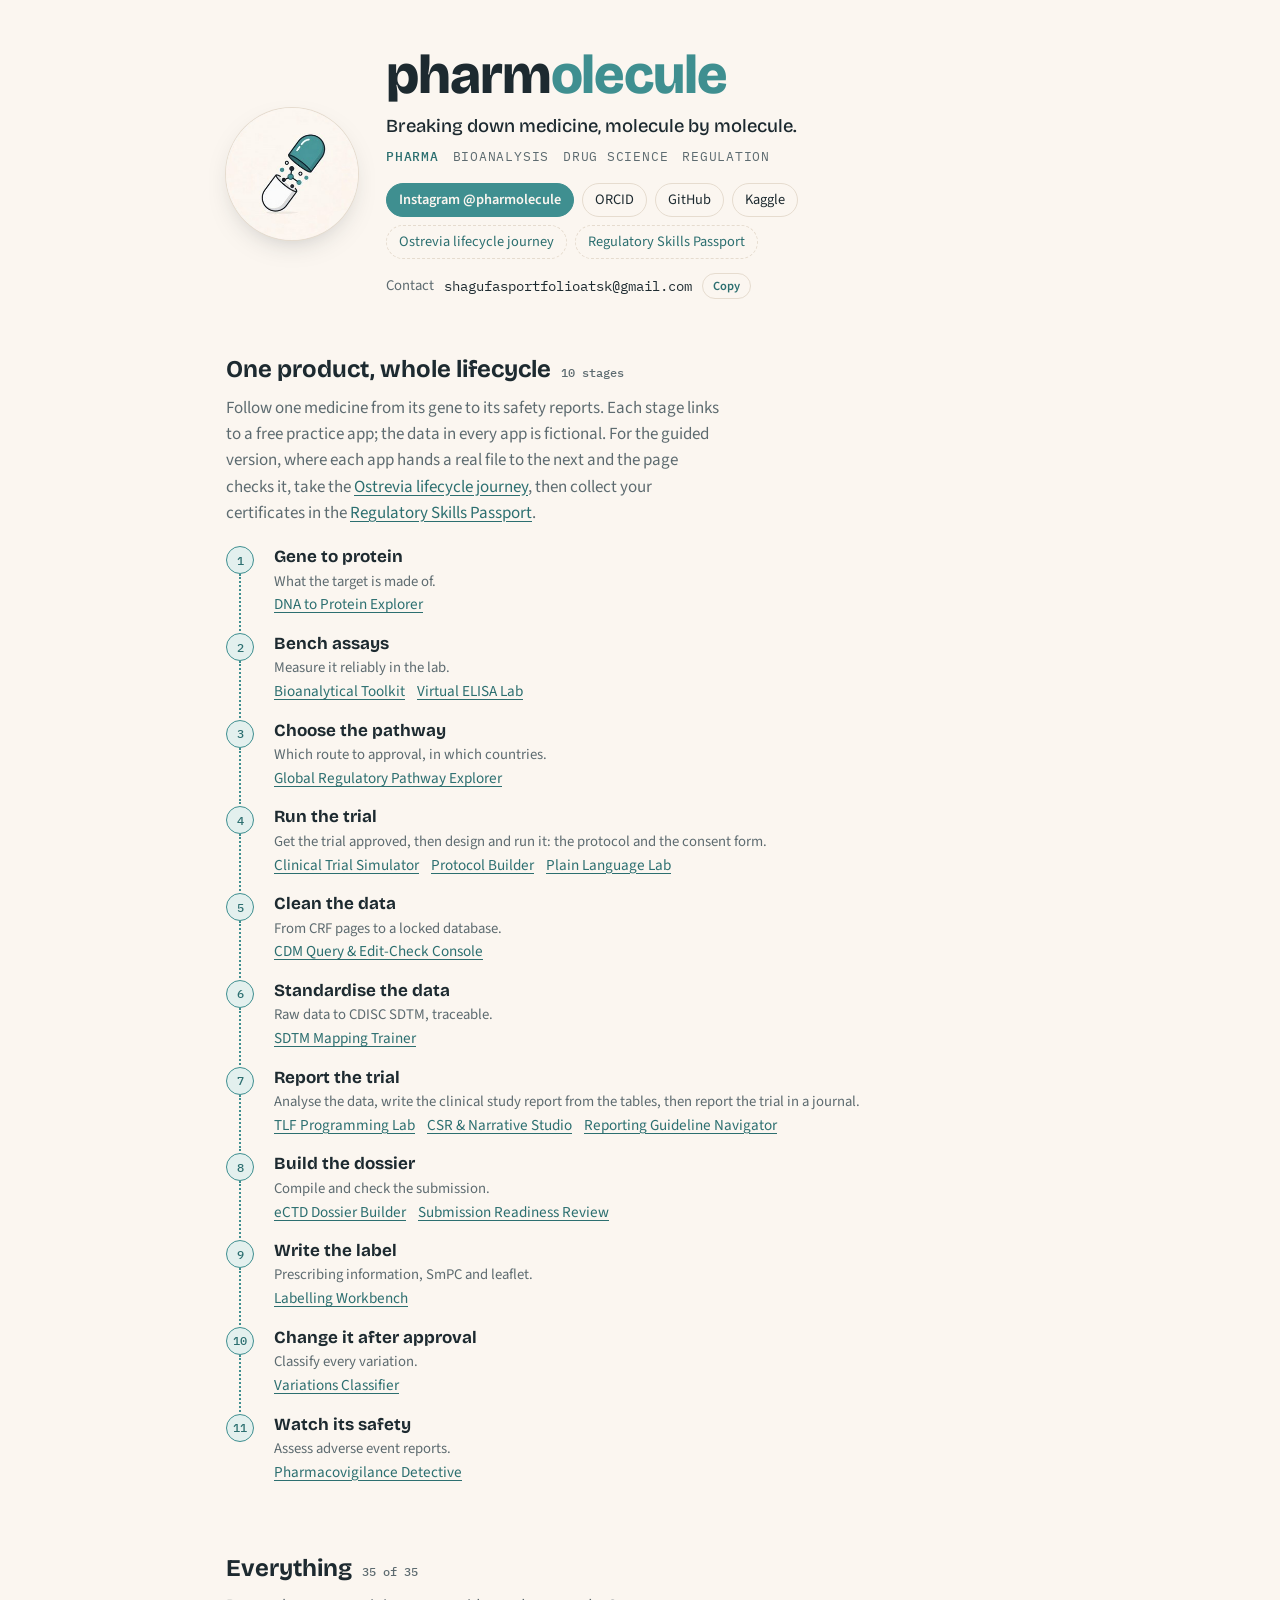
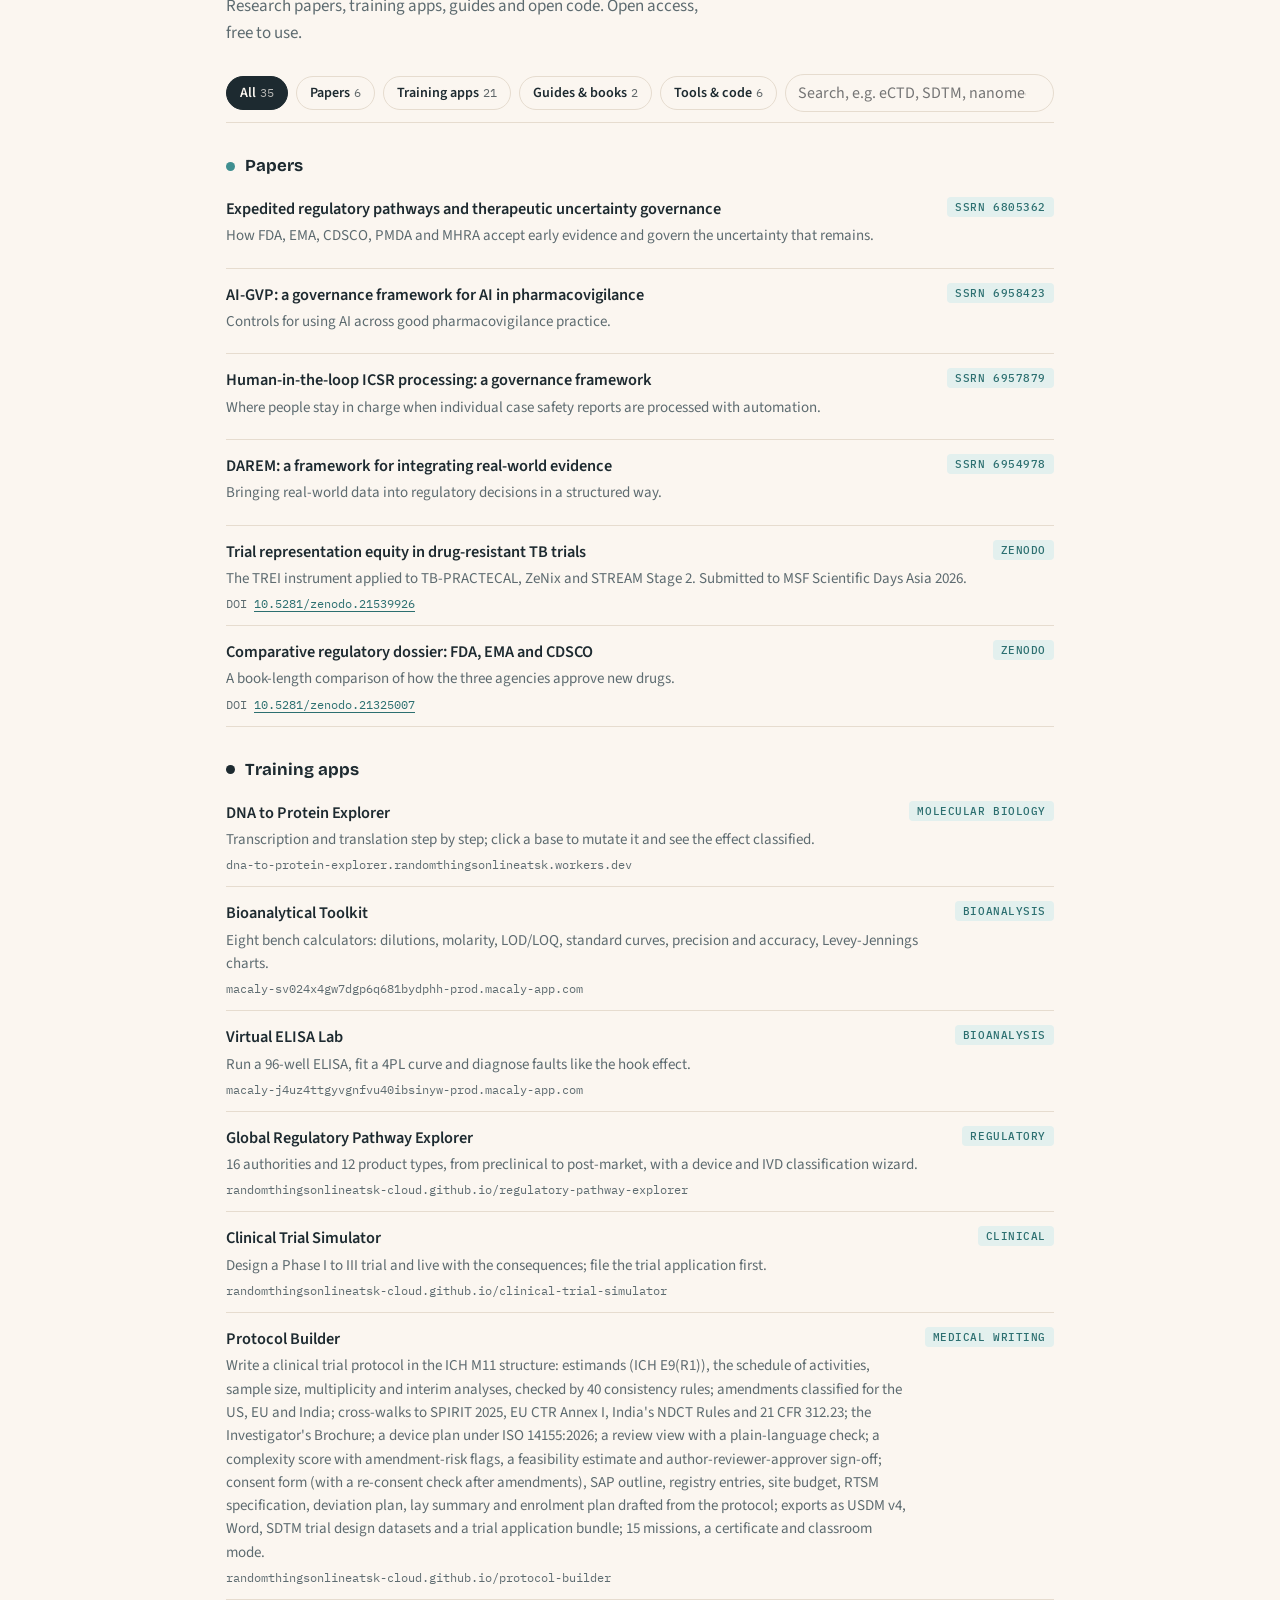
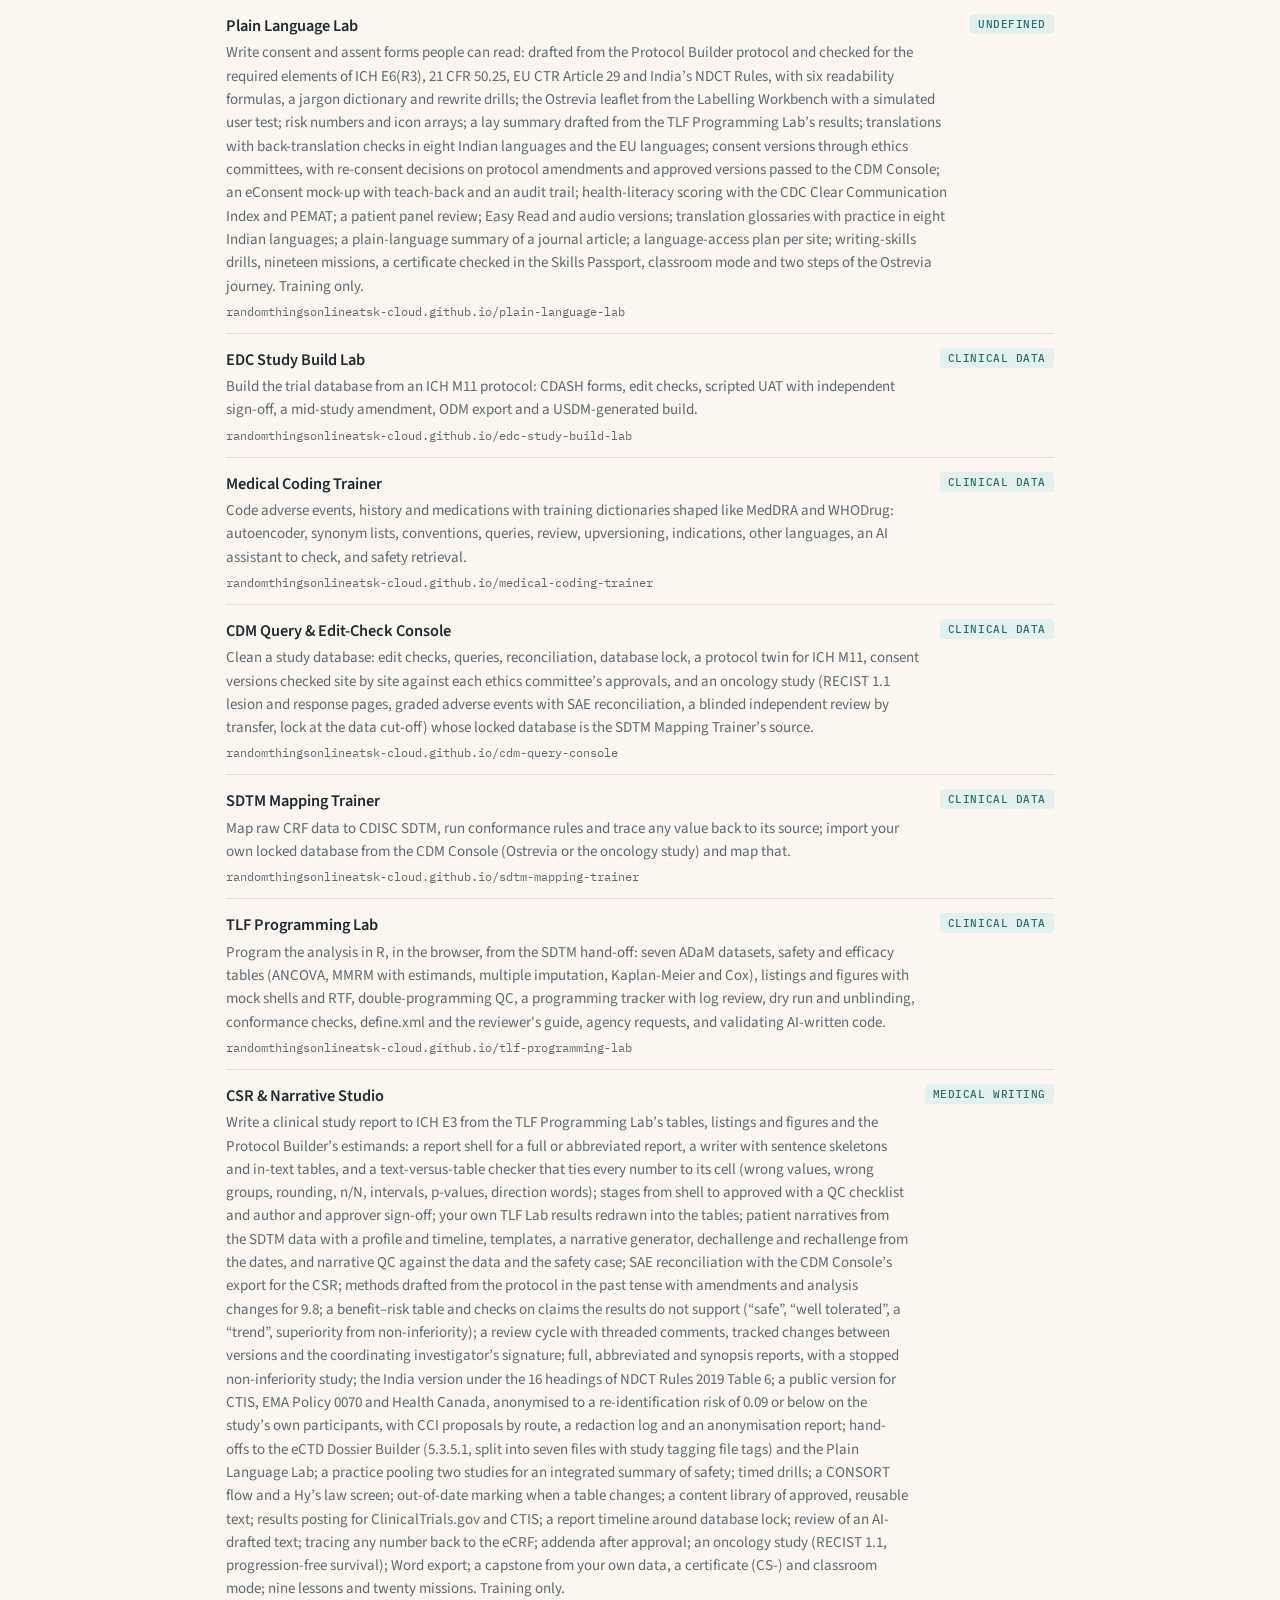
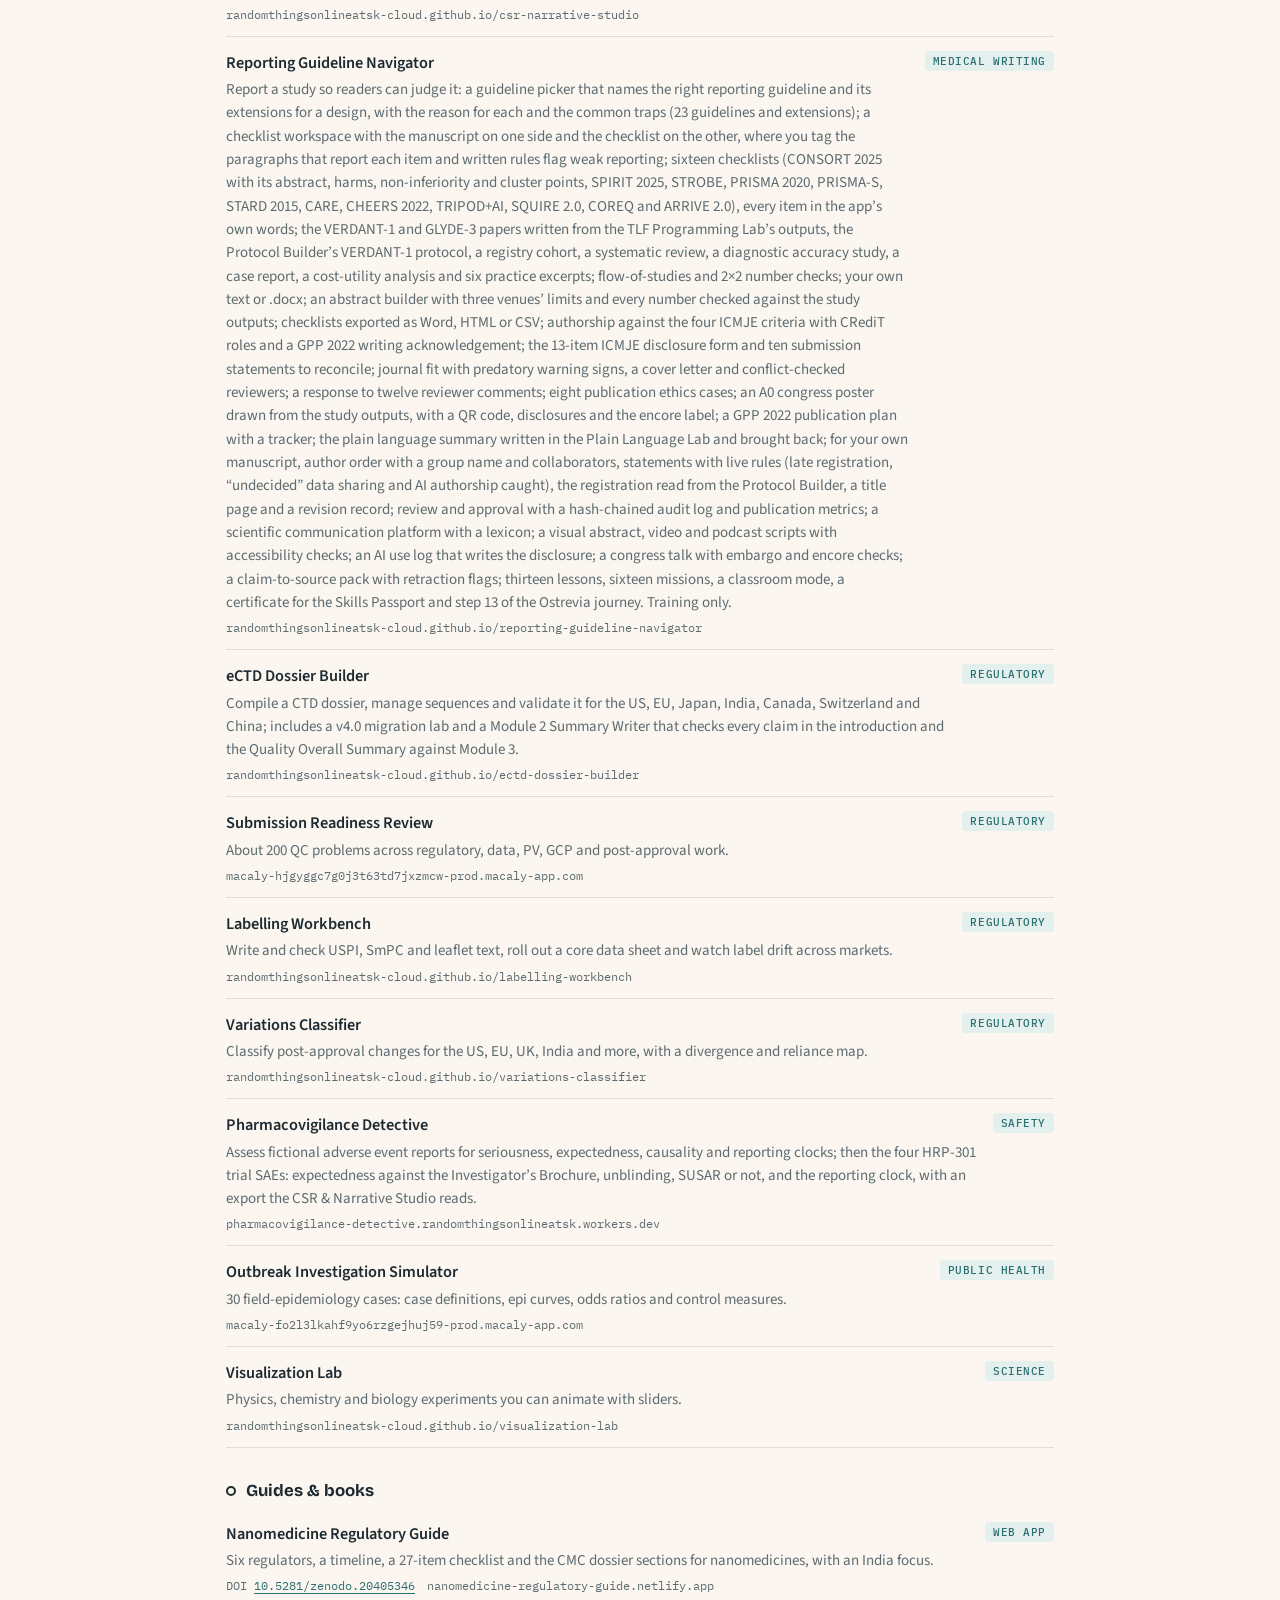
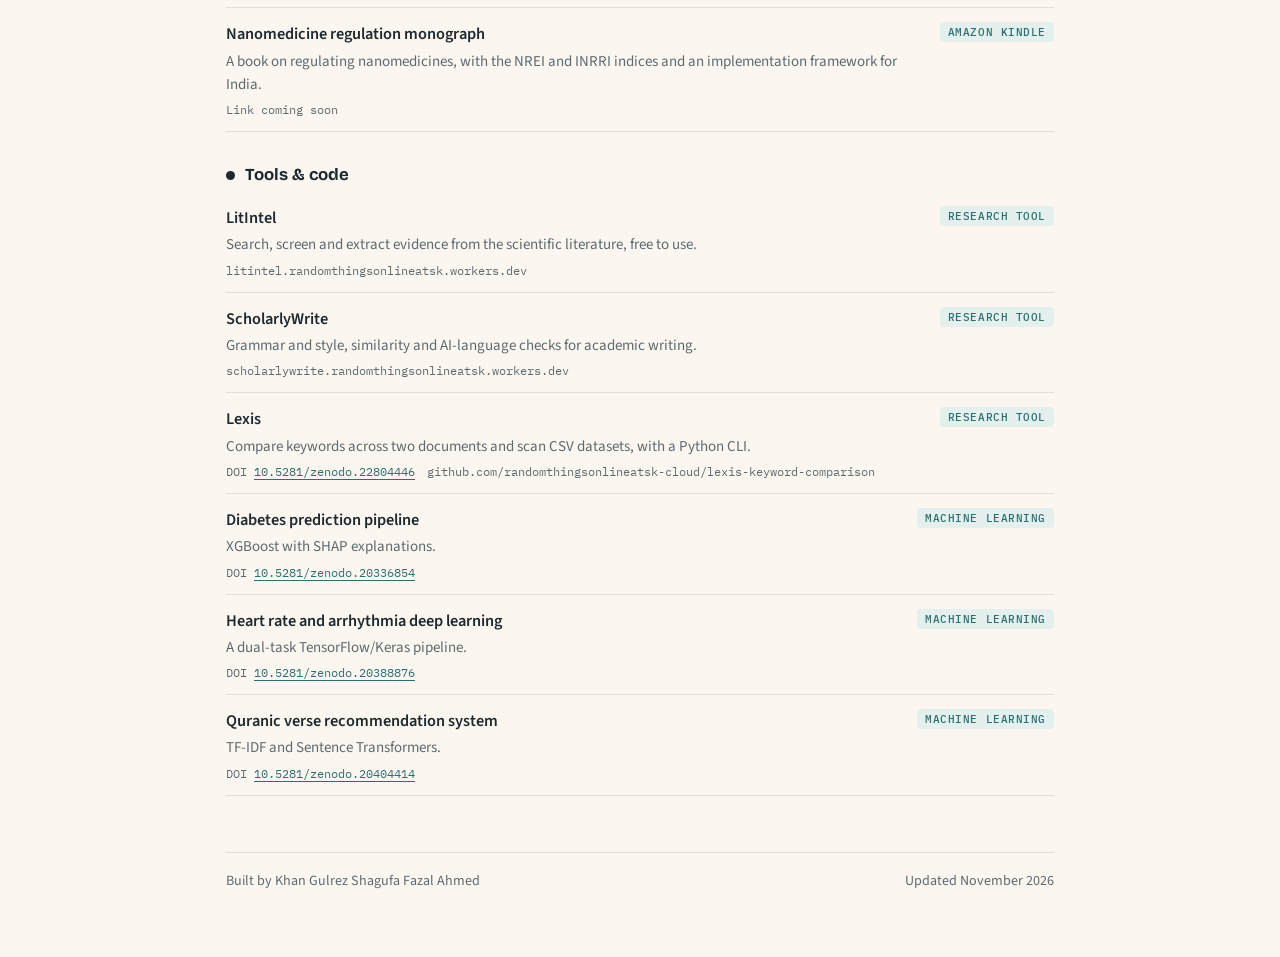
<file: index.html>
<!doctype html>
<html lang="en">
<head>
<meta charset="utf-8">
<meta name="viewport" content="width=device-width, initial-scale=1, viewport-fit=cover">
<title>pharmolecule</title>
<meta name="claude:viewport-fit-sides" content="cover">
<meta name="description" content="pharmolecule: papers, training apps and guides on pharma, bioanalysis and drug regulation by Khan Gulrez Shagufa Fazal Ahmed.">
<link rel="icon" href="[data-uri]">
<link rel="preconnect" href="https://fonts.googleapis.com">
<link rel="stylesheet" href="https://fonts.googleapis.com/css2?family=Bricolage+Grotesque:opsz,wght@12..96,500;12..96,700;12..96,800&family=Source+Sans+3:wght@400;600&family=IBM+Plex+Mono:wght@400;500&display=swap">
<style>
/* Layout: one narrow column like a capsule's contents spilling out: identity, a lifecycle path, then every item as a filterable list grouped by kind. */
:root {
  --bg: #fbf6f0;        /* the profile picture's cream */
  --surface: #ffffff;
  --ink: #1d2a30;       /* the outline ink */
  --muted: #5d6b70;
  --line: #e6dccf;
  --teal: #3f8f90;      /* the capsule cap */
  --teal-ink: #2c6f70;
  --teal-soft: #e3f0ee;
  --dot: #1d2a30;
  --display: "Bricolage Grotesque", "Segoe UI", system-ui, sans-serif;
  --body: "Source Sans 3", "Segoe UI", system-ui, sans-serif;
  --mono: "IBM Plex Mono", ui-monospace, "SFMono-Regular", Menlo, monospace;
}
@media (prefers-color-scheme: dark) { :root:not([data-theme="light"]) {
  --bg: #121b1e; --surface: #182428; --ink: #ecf1ef; --muted: #9fb0b1; --line: #2a3a3e;
  --teal: #5fb5b4; --teal-ink: #7fcac8; --teal-soft: #1b3233; --dot: #ecf1ef; color-scheme: dark } }
:root[data-theme="dark"] {
  --bg: #121b1e; --surface: #182428; --ink: #ecf1ef; --muted: #9fb0b1; --line: #2a3a3e;
  --teal: #5fb5b4; --teal-ink: #7fcac8; --teal-soft: #1b3233; --dot: #ecf1ef; color-scheme: dark }

* { box-sizing: border-box }
body { background: var(--bg); color: var(--ink); font: 17px/1.55 var(--body); }
.wrap { max-width: 860px; margin: 0 auto; padding-block: 40px 56px;
  padding-left: max(16px, env(safe-area-inset-left, 0px)); padding-right: max(16px, env(safe-area-inset-right, 0px)); }
a { color: var(--teal-ink); text-underline-offset: 3px }
a:focus-visible, button:focus-visible, input:focus-visible { outline: 2px solid var(--teal); outline-offset: 2px; border-radius: 4px }
h1, h2, h3 { font-family: var(--display); text-wrap: balance; margin: 0 }

/* identity */
.who { display: grid; grid-template-columns: auto 1fr; gap: 28px; align-items: center }
.logo { width: 132px; height: 132px; border-radius: 50%; display: block; box-shadow: 0 0 0 1px var(--line), 0 10px 30px -14px rgba(29,42,48,.35) }
.who h1 { font-size: clamp(2.2rem, 6vw, 3.4rem); font-weight: 800; letter-spacing: -.02em; line-height: 1 }
.who h1 span { color: var(--teal) }
.tag { font-family: var(--display); font-weight: 500; font-size: 1.15rem; margin: 10px 0 6px }
.fields { font-family: var(--mono); font-size: .8rem; letter-spacing: .06em; text-transform: uppercase; color: var(--muted); display: flex; flex-wrap: wrap; gap: 4px 14px }
.fields b { color: var(--teal-ink); font-weight: 500 }
.links { display: flex; flex-wrap: wrap; gap: 8px; margin-top: 16px }
.links a { font-size: .9rem; text-decoration: none; padding: 5px 12px; border: 1px solid var(--line); border-radius: 999px; color: var(--ink) }
.links a:hover { border-color: var(--teal); color: var(--teal-ink) }
.links.pages { margin-top: 8px }
.links.pages a { border-style: dashed; color: var(--teal-ink) }
.links a.ig { background: var(--teal); border-color: var(--teal); color: var(--bg); font-weight: 600 }
@media (max-width: 560px) { .who { grid-template-columns: 1fr; gap: 16px } .logo { width: 96px; height: 96px } }

/* section heads */
.sec { margin-top: 52px }
.sec > h2 { font-size: 1.5rem; font-weight: 700; display: flex; flex-wrap: wrap; align-items: baseline; gap: 4px 10px }
.sec > h2 small { white-space: nowrap }
.sec > h2 small { font: 500 .78rem var(--mono); color: var(--muted) }
.lede { color: var(--muted); margin: 6px 0 18px; max-width: 62ch }

/* lifecycle path: a real sequence, so it is numbered */
.path { list-style: none; padding: 0; margin: 0; display: grid; gap: 0; counter-reset: step }
.path li { display: grid; grid-template-columns: 34px 1fr; gap: 14px; position: relative; padding-bottom: 14px }
.path li::before { counter-increment: step; content: counter(step); width: 26px; height: 26px; border-radius: 50%; display: grid; place-items: center;
  font: 500 .75rem var(--mono); background: var(--teal-soft); color: var(--teal-ink); border: 1.5px solid var(--teal); margin-top: 2px; z-index: 1 }
.path li:not(:last-child)::after { content: ""; position: absolute; left: 13px; top: 30px; bottom: 0; border-left: 2px dotted var(--teal) }
.path .stage { font-family: var(--display); font-weight: 700 }
.path .apps { display: flex; flex-wrap: wrap; gap: 4px 12px; font-size: .95rem }
.path .q { color: var(--muted); font-size: .92rem }

/* filter */
.bar { display: flex; flex-wrap: wrap; gap: 8px; align-items: center; position: sticky; top: env(safe-area-inset-top, 0px); background: var(--bg); padding-block: 10px; z-index: 5; border-bottom: 1px solid var(--line) }
.chip { font: 600 .88rem var(--body); padding: 6px 13px; border-radius: 999px; border: 1px solid var(--line); background: transparent; color: var(--ink); cursor: pointer }
.chip[aria-pressed="true"] { background: var(--ink); border-color: var(--ink); color: var(--bg) }
.chip .n { font: 400 .75rem var(--mono); opacity: .7; margin-left: 4px }
#q { flex: 1 1 180px; min-width: 0; font: 16px var(--body); padding: 7px 12px; border-radius: 999px; border: 1px solid var(--line); background: transparent; color: var(--ink) }

/* items */
.group { margin-top: 30px }
.group h3 { font-size: 1.05rem; font-weight: 700; display: flex; gap: 10px; align-items: center; margin-bottom: 4px }
.group h3::before { content: ""; width: 9px; height: 9px; border-radius: 50%; background: var(--teal) }
.group h3.alt::before { background: var(--dot) }
.group h3.ring::before { background: transparent; border: 2px solid var(--dot); width: 6px; height: 6px }
.item { display: grid; grid-template-columns: 1fr auto; gap: 4px 16px; padding: 14px 0; border-bottom: 1px solid var(--line) }
.item > div { min-width: 0 }
.item .t { font-weight: 600; font-size: 1.02rem }
.item .t a { color: var(--ink); text-decoration: none }
.item .t a:hover { color: var(--teal-ink); text-decoration: underline }
.item .d { color: var(--muted); font-size: .94rem; margin-top: 2px }
.item .meta { font: .74rem var(--mono); color: var(--muted); margin-top: 6px; display: flex; flex-wrap: wrap; gap: 4px 12px; overflow-wrap: anywhere }
.item .meta a { color: var(--teal-ink) }
.badge { font: 500 .7rem var(--mono); letter-spacing: .05em; text-transform: uppercase; padding: 3px 8px; border-radius: 4px; background: var(--teal-soft); color: var(--teal-ink); align-self: start; white-space: nowrap }
.empty { color: var(--muted); padding: 20px 0 }
@media (max-width: 560px) { .item { grid-template-columns: 1fr } .badge { justify-self: start } }

.mail { margin: 14px 0 0; font-size: .92rem; color: var(--muted); display: flex; flex-wrap: wrap; align-items: center; gap: 6px 10px }
#mail { font-family: var(--mono); font-size: .85rem; color: var(--ink); user-select: all; overflow-wrap: anywhere }
.copy { font: 600 .78rem var(--body); padding: 3px 10px; border-radius: 999px; border: 1px solid var(--line); background: transparent; color: var(--teal-ink); cursor: pointer }
footer { margin-top: 56px; padding-top: 18px; border-top: 1px solid var(--line); font-size: .88rem; color: var(--muted); display: flex; flex-wrap: wrap; justify-content: space-between; gap: 8px }
@media (prefers-reduced-motion: no-preference) { .logo { transition: transform .4s } .logo:hover { transform: rotate(-12deg) } }
</style>
</head>
<body>


<div class="wrap">
  <header class="who">
    <img class="logo" alt="pharmolecule logo: a capsule opening with a molecule between its halves" src="[data-uri]">
    <div>
      <h1>pharm<span>olecule</span></h1>
      <p class="tag">Breaking down medicine, molecule by molecule.</p>
      <div class="fields"><b>Pharma</b><span>Bioanalysis</span><span>Drug science</span><span>Regulation</span></div>
      <nav class="links" aria-label="Profiles">
        <a class="ig" href="https://www.instagram.com/pharmolecule/" target="_blank" rel="noopener">Instagram @pharmolecule</a>
        <a href="https://orcid.org/0009-0009-6195-0329" target="_blank" rel="noopener">ORCID</a>
        <a href="https://github.com/randomthingsonlineatsk-cloud" target="_blank" rel="noopener">GitHub</a>
        <a href="https://www.kaggle.com/shagufakhan" target="_blank" rel="noopener">Kaggle</a>
      </nav>
      <nav class="links pages" aria-label="Pages">
        <a href="https://randomthingsonlineatsk-cloud.github.io/pharmolecule/journey.html">Ostrevia lifecycle journey</a>
        <a href="https://randomthingsonlineatsk-cloud.github.io/pharmolecule/passport.html">Regulatory Skills Passport</a>
      </nav>
      <p class="mail">Contact <span id="mail">shagufasportfolioatsk@gmail.com</span> <button type="button" class="copy" id="copy">Copy</button></p>
    </div>
  </header>

  <section class="sec" aria-labelledby="life">
    <h2 id="life">One product, whole lifecycle <small>10 stages</small></h2>
    <p class="lede">Follow one medicine from its gene to its safety reports. Each stage links to a free practice app; the data in every app is fictional. For the guided version, where each app hands a real file to the next and the page checks it, take the <a href="https://randomthingsonlineatsk-cloud.github.io/pharmolecule/journey.html">Ostrevia lifecycle journey</a>, then collect your certificates in the <a href="https://randomthingsonlineatsk-cloud.github.io/pharmolecule/passport.html">Regulatory Skills Passport</a>.</p>
    <ol class="path" id="path"></ol>
  </section>

  <section class="sec" aria-labelledby="all">
    <h2 id="all">Everything <small id="count"></small></h2>
    <p class="lede">Research papers, training apps, guides and open code. Open access, free to use.</p>
    <div class="bar" role="toolbar" aria-label="Filter">
      <span id="chips" style="display:contents"></span>
      <input id="q" type="search" placeholder="Search, e.g. eCTD, SDTM, nanomedicine" aria-label="Search">
    </div>
    <div id="list"></div>
  </section>

  <footer>
    <span>Built by Khan Gulrez Shagufa Fazal Ahmed</span>
    <span>Updated November 2026</span>
  </footer>
</div>

<script>
// Edit this list to add a paper or an app. kind: paper | app | guide | code
const GH = 'https://randomthingsonlineatsk-cloud.github.io/';
const ITEMS = [
  // Papers
  { kind: 'paper', id: 'ssrn-6805362', title: 'Expedited regulatory pathways and therapeutic uncertainty governance', desc: 'How FDA, EMA, CDSCO, PMDA and MHRA accept early evidence and govern the uncertainty that remains.', where: 'SSRN 6805362', url: 'https://papers.ssrn.com/sol3/papers.cfm?abstract_id=6805362', tags: 'regulatory expedited accelerated approval conditional' },
  { kind: 'paper', id: 'ssrn-6958423', title: 'AI-GVP: a governance framework for AI in pharmacovigilance', desc: 'Controls for using AI across good pharmacovigilance practice.', where: 'SSRN 6958423', url: 'https://papers.ssrn.com/sol3/papers.cfm?abstract_id=6958423', tags: 'pv safety artificial intelligence gvp' },
  { kind: 'paper', id: 'ssrn-6957879', title: 'Human-in-the-loop ICSR processing: a governance framework', desc: 'Where people stay in charge when individual case safety reports are processed with automation.', where: 'SSRN 6957879', url: 'https://papers.ssrn.com/sol3/papers.cfm?abstract_id=6957879', tags: 'pv safety icsr automation ai' },
  { kind: 'paper', id: 'ssrn-6954978', title: 'DAREM: a framework for integrating real-world evidence', desc: 'Bringing real-world data into regulatory decisions in a structured way.', where: 'SSRN 6954978', url: 'https://papers.ssrn.com/sol3/papers.cfm?abstract_id=6954978', tags: 'rwe real world evidence rwd' },
  { kind: 'paper', id: 'trei', title: 'Trial representation equity in drug-resistant TB trials', desc: 'The TREI instrument applied to TB-PRACTECAL, ZeNix and STREAM Stage 2. Submitted to MSF Scientific Days Asia 2026.', where: 'Zenodo', doi: '10.5281/zenodo.21539926', tags: 'tuberculosis tb equity diversity clinical trials' },
  { kind: 'paper', id: 'dossier', title: 'Comparative regulatory dossier: FDA, EMA and CDSCO', desc: 'A book-length comparison of how the three agencies approve new drugs.', where: 'Zenodo', doi: '10.5281/zenodo.21325007', tags: 'regulatory comparison india us eu approval' },

  // Guides and books
  { kind: 'guide', id: 'nano-guide', title: 'Nanomedicine Regulatory Guide', desc: 'Six regulators, a timeline, a 27-item checklist and the CMC dossier sections for nanomedicines, with an India focus.', where: 'Web app', url: 'https://nanomedicine-regulatory-guide.netlify.app', doi: '10.5281/zenodo.20405346', tags: 'nanomedicine nanoparticles cdsco cmc india' },
  { kind: 'guide', id: 'nano-book', title: 'Nanomedicine regulation monograph', desc: 'A book on regulating nanomedicines, with the NREI and INRRI indices and an implementation framework for India.', where: 'Amazon Kindle', tags: 'nanomedicine book nrei inrri india' },

  // Training apps (lifecycle order is set in PATH below)
  { kind: 'app', id: 'dna', title: 'DNA to Protein Explorer', desc: 'Transcription and translation step by step; click a base to mutate it and see the effect classified.', where: 'Molecular biology', url: 'https://dna-to-protein-explorer.randomthingsonlineatsk.workers.dev', tags: 'bioinformatics mutation genetics' },
  { kind: 'app', id: 'bat', title: 'Bioanalytical Toolkit', desc: 'Eight bench calculators: dilutions, molarity, LOD/LOQ, standard curves, precision and accuracy, Levey-Jennings charts.', where: 'Bioanalysis', url: 'https://macaly-sv024x4gw7dgp6q681bydphh-prod.macaly-app.com', tags: 'calculator lab qc' },
  { kind: 'app', id: 'elisa', title: 'Virtual ELISA Lab', desc: 'Run a 96-well ELISA, fit a 4PL curve and diagnose faults like the hook effect.', where: 'Bioanalysis', url: 'https://macaly-j4uz4ttgyvgnfvu40ibsinyw-prod.macaly-app.com', tags: 'immunoassay 4pl lab' },
  { kind: 'app', id: 'rpe', title: 'Global Regulatory Pathway Explorer', desc: '16 authorities and 12 product types, from preclinical to post-market, with a device and IVD classification wizard.', where: 'Regulatory', url: GH + 'regulatory-pathway-explorer/', tags: 'fda ema cdsco pmda device ivd mdr' },
  { kind: 'app', id: 'cts', title: 'Clinical Trial Simulator', desc: 'Design a Phase I to III trial and live with the consequences; file the trial application first.', where: 'Clinical', url: GH + 'clinical-trial-simulator/', tags: 'ind ctis trial design' },
  { kind: 'app', id: 'protocol', title: 'Protocol Builder', desc: 'Write a clinical trial protocol in the ICH M11 structure: estimands (ICH E9(R1)), the schedule of activities, sample size, multiplicity and interim analyses, checked by 40 consistency rules; amendments classified for the US, EU and India; cross-walks to SPIRIT 2025, EU CTR Annex I, India\'s NDCT Rules and 21 CFR 312.23; the Investigator\'s Brochure; a device plan under ISO 14155:2026; a review view with a plain-language check; a complexity score with amendment-risk flags, a feasibility estimate and author-reviewer-approver sign-off; consent form (with a re-consent check after amendments), SAP outline, registry entries, site budget, RTSM specification, deviation plan, lay summary and enrolment plan drafted from the protocol; exports as USDM v4, Word, SDTM trial design datasets and a trial application bundle; 15 missions, a certificate and classroom mode.', where: 'Medical writing', url: GH + 'protocol-builder/', tags: 'protocol m11 cesharp usdm estimand e9 schedule of activities medical writing spirit sample size amendment ctr ndct ind investigator brochure iso 14155 device cip plain language classroom' },
  { kind: 'app', id: 'plain', title: 'Plain Language Lab', desc: 'Write consent and assent forms people can read: drafted from the Protocol Builder protocol and checked for the required elements of ICH E6(R3), 21 CFR 50.25, EU CTR Article 29 and India’s NDCT Rules, with six readability formulas, a jargon dictionary and rewrite drills; the Ostrevia leaflet from the Labelling Workbench with a simulated user test; risk numbers and icon arrays; a lay summary drafted from the TLF Programming Lab’s results; translations with back-translation checks in eight Indian languages and the EU languages; consent versions through ethics committees, with re-consent decisions on protocol amendments and approved versions passed to the CDM Console; an eConsent mock-up with teach-back and an audit trail; health-literacy scoring with the CDC Clear Communication Index and PEMAT; a patient panel review; Easy Read and audio versions; translation glossaries with practice in eight Indian languages; a plain-language summary of a journal article; a language-access plan per site; writing-skills drills, nineteen missions, a certificate checked in the Skills Passport, classroom mode and two steps of the Ostrevia journey. Training only.', url: GH + 'plain-language-lab/', tags: 'plain language leaflet user test readability testing lay summary annex v icon array risk consent informed consent icf assent readability flesch smog jargon key information ndct audio video consent ctr article 29 50.25 medical writing patient translation back-translation hindi ethics committee irb iec version control re-consent amendment econsent teach-back health literacy cdc clear communication index pemat patient panel easy read audio glossary translation memory marathi tamil publication summary language access short form' },
  { kind: 'app', id: 'edc', title: 'EDC Study Build Lab', desc: 'Build the trial database from an ICH M11 protocol: CDASH forms, edit checks, scripted UAT with independent sign-off, a mid-study amendment, ODM export and a USDM-generated build.', where: 'Clinical data', url: GH + 'edc-study-build-lab/', tags: 'edc crf cdash uat m11 study build odm usdm amendment' },
  { kind: 'app', id: 'coding', title: 'Medical Coding Trainer', desc: 'Code adverse events, history and medications with training dictionaries shaped like MedDRA and WHODrug: autoencoder, synonym lists, conventions, queries, review, upversioning, indications, other languages, an AI assistant to check, and safety retrieval.', where: 'Clinical data', url: GH + 'medical-coding-trainer/', tags: 'meddra whodrug coding synonyms upversioning pharmacovigilance smq retrieval ai indications' },
  { kind: 'app', id: 'cdm', title: 'CDM Query & Edit-Check Console', desc: 'Clean a study database: edit checks, queries, reconciliation, database lock, a protocol twin for ICH M11, consent versions checked site by site against each ethics committee’s approvals, and an oncology study (RECIST 1.1 lesion and response pages, graded adverse events with SAE reconciliation, a blinded independent review by transfer, lock at the data cut-off) whose locked database is the SDTM Mapping Trainer’s source.', where: 'Clinical data', url: GH + 'cdm-query-console/', tags: 'data management edc queries m11 oncology recist independent review bicr data cut-off' },
  { kind: 'app', id: 'sdtm', title: 'SDTM Mapping Trainer', desc: 'Map raw CRF data to CDISC SDTM, run conformance rules and trace any value back to its source; import your own locked database from the CDM Console (Ostrevia or the oncology study) and map that.', where: 'Clinical data', url: GH + 'sdtm-mapping-trainer/', tags: 'cdisc sdtm define.xml traceability' },
  { kind: 'app', id: 'tlf', title: 'TLF Programming Lab', desc: 'Program the analysis in R, in the browser, from the SDTM hand-off: seven ADaM datasets, safety and efficacy tables (ANCOVA, MMRM with estimands, multiple imputation, Kaplan-Meier and Cox), listings and figures with mock shells and RTF, double-programming QC, a programming tracker with log review, dry run and unblinding, conformance checks, define.xml and the reviewer\'s guide, agency requests, and validating AI-written code.', where: 'Clinical data', url: GH + 'tlf-programming-lab/', tags: 'adam adsl tlf r webr statistical programming ancova mmrm estimand survival ars ard double programming qc define adrg tracker ai' },
  { kind: 'app', id: 'csr', title: 'CSR & Narrative Studio', desc: 'Write a clinical study report to ICH E3 from the TLF Programming Lab’s tables, listings and figures and the Protocol Builder’s estimands: a report shell for a full or abbreviated report, a writer with sentence skeletons and in-text tables, and a text-versus-table checker that ties every number to its cell (wrong values, wrong groups, rounding, n/N, intervals, p-values, direction words); stages from shell to approved with a QC checklist and author and approver sign-off; your own TLF Lab results redrawn into the tables; patient narratives from the SDTM data with a profile and timeline, templates, a narrative generator, dechallenge and rechallenge from the dates, and narrative QC against the data and the safety case; SAE reconciliation with the CDM Console’s export for the CSR; methods drafted from the protocol in the past tense with amendments and analysis changes for 9.8; a benefit–risk table and checks on claims the results do not support (“safe”, “well tolerated”, a “trend”, superiority from non-inferiority); a review cycle with threaded comments, tracked changes between versions and the coordinating investigator’s signature; full, abbreviated and synopsis reports, with a stopped non-inferiority study; the India version under the 16 headings of NDCT Rules 2019 Table 6; a public version for CTIS, EMA Policy 0070 and Health Canada, anonymised to a re-identification risk of 0.09 or below on the study’s own participants, with CCI proposals by route, a redaction log and an anonymisation report; hand-offs to the eCTD Dossier Builder (5.3.5.1, split into seven files with study tagging file tags) and the Plain Language Lab; a practice pooling two studies for an integrated summary of safety; timed drills; a CONSORT flow and a Hy’s law screen; out-of-date marking when a table changes; a content library of approved, reusable text; results posting for ClinicalTrials.gov and CTIS; a report timeline around database lock; review of an AI-drafted text; tracing any number back to the eCRF; addenda after approval; an oncology study (RECIST 1.1, progression-free survival); Word export; a capstone from your own data, a certificate (CS-) and classroom mode; nine lessons and twenty missions. Training only.', where: 'Medical writing', url: GH + 'csr-narrative-studio/', tags: 'csr clinical study report ich e3 medical writing results text table qc text versus table synopsis estimand e9 safety narrative patient narrative sae reconciliation dechallenge rechallenge tlf abbreviated report core reference benefit risk discussion review tracked changes coordinating investigator india ndct table 6 cdsco disclosure anonymisation redaction policy 0070 health canada prci ctis cci certificate classroom capstone iss integrated summary of safety pooling stf study tagging file granularity consort hys law drill results posting clinicaltrials.gov ctis structured content reuse ai draft review addendum erratum oncology recist pfs survival' },
  { kind: 'app', id: 'rgn', title: 'Reporting Guideline Navigator', desc: 'Report a study so readers can judge it: a guideline picker that names the right reporting guideline and its extensions for a design, with the reason for each and the common traps (23 guidelines and extensions); a checklist workspace with the manuscript on one side and the checklist on the other, where you tag the paragraphs that report each item and written rules flag weak reporting; sixteen checklists (CONSORT 2025 with its abstract, harms, non-inferiority and cluster points, SPIRIT 2025, STROBE, PRISMA 2020, PRISMA-S, STARD 2015, CARE, CHEERS 2022, TRIPOD+AI, SQUIRE 2.0, COREQ and ARRIVE 2.0), every item in the app’s own words; the VERDANT-1 and GLYDE-3 papers written from the TLF Programming Lab’s outputs, the Protocol Builder’s VERDANT-1 protocol, a registry cohort, a systematic review, a diagnostic accuracy study, a case report, a cost-utility analysis and six practice excerpts; flow-of-studies and 2×2 number checks; your own text or .docx; an abstract builder with three venues’ limits and every number checked against the study outputs; checklists exported as Word, HTML or CSV; authorship against the four ICMJE criteria with CRediT roles and a GPP 2022 writing acknowledgement; the 13-item ICMJE disclosure form and ten submission statements to reconcile; journal fit with predatory warning signs, a cover letter and conflict-checked reviewers; a response to twelve reviewer comments; eight publication ethics cases; an A0 congress poster drawn from the study outputs, with a QR code, disclosures and the encore label; a GPP 2022 publication plan with a tracker; the plain language summary written in the Plain Language Lab and brought back; for your own manuscript, author order with a group name and collaborators, statements with live rules (late registration, “undecided” data sharing and AI authorship caught), the registration read from the Protocol Builder, a title page and a revision record; review and approval with a hash-chained audit log and publication metrics; a scientific communication platform with a lexicon; a visual abstract, video and podcast scripts with accessibility checks; an AI use log that writes the disclosure; a congress talk with embargo and encore checks; a claim-to-source pack with retraction flags; thirteen lessons, sixteen missions, a classroom mode, a certificate for the Skills Passport and step 13 of the Ostrevia journey. Training only.', where: 'Medical writing', url: GH + 'reporting-guideline-navigator/', tags: 'publication writing audit trail sign-off scientific communication platform lexicon visual abstract video abstract podcast accessibility alt text colour blind ai use log embargo oral presentation claim source retraction title page revision record group authorship collaborators corresponding author data sharing poster congress qr code publication plan gpp 2022 encore plain language summary certificate classroom reporting guideline equator consort 2025 spirit 2025 cohort systematic review meta-analysis flow diagram diagnostic accuracy 2x2 sensitivity specificity case report cost-utility icer qaly docx authorship credit orcid icmje disclosure form competing interests data sharing statement predatory journal preprint embargo cover letter response to reviewers cope consort abstracts harms strobe prisma stard care tripod cheers squire coreq arrive checklist manuscript journal abstract word limit icmje gpp medical writing peer review submission' },
  { kind: 'app', id: 'ectd', title: 'eCTD Dossier Builder', desc: 'Compile a CTD dossier, manage sequences and validate it for the US, EU, Japan, India, Canada, Switzerland and China; includes a v4.0 migration lab and a Module 2 Summary Writer that checks every claim in the introduction and the Quality Overall Summary against Module 3.', where: 'Regulatory', url: GH + 'ectd-dossier-builder/', tags: 'ectd ctd submission v4.0 china nmpa module 2 qos quality overall summary claim checker' },
  { kind: 'app', id: 'srr', title: 'Submission Readiness Review', desc: 'About 200 QC problems across regulatory, data, PV, GCP and post-approval work.', where: 'Regulatory', url: 'https://macaly-hjgyggc7g0j3t63td7jxzmcw-prod.macaly-app.com', tags: 'qc review dossier quiz' },
  { kind: 'app', id: 'lab', title: 'Labelling Workbench', desc: 'Write and check USPI, SmPC and leaflet text, roll out a core data sheet and watch label drift across markets.', where: 'Regulatory', url: GH + 'labelling-workbench/', tags: 'labelling ccds smpc uspi pil' },
  { kind: 'app', id: 'vc', title: 'Variations Classifier', desc: 'Classify post-approval changes for the US, EU, UK, India and more, with a divergence and reliance map.', where: 'Regulatory', url: GH + 'variations-classifier/', tags: 'variations supplements post-approval cmc' },
  { kind: 'app', id: 'pvd', title: 'Pharmacovigilance Detective', desc: 'Assess fictional adverse event reports for seriousness, expectedness, causality and reporting clocks; then the four HRP-301 trial SAEs: expectedness against the Investigator’s Brochure, unblinding, SUSAR or not, and the reporting clock, with an export the CSR & Narrative Studio reads.', where: 'Safety', url: 'https://pharmacovigilance-detective.randomthingsonlineatsk.workers.dev', tags: 'pv safety icsr causality susar sae clinical trial investigator brochure rsi' },
  { kind: 'app', id: 'outbreak', title: 'Outbreak Investigation Simulator', desc: '30 field-epidemiology cases: case definitions, epi curves, odds ratios and control measures.', where: 'Public health', url: 'https://macaly-fo2l3lkahf9yo6rzgejhuj59-prod.macaly-app.com', tags: 'epidemiology outbreak' },
  { kind: 'app', id: 'viz', title: 'Visualization Lab', desc: 'Physics, chemistry and biology experiments you can animate with sliders.', where: 'Science', url: GH + 'visualization-lab/', tags: 'physics chemistry biology simulation' },

  // Tools and open code
  { kind: 'code', id: 'litintel', title: 'LitIntel', desc: 'Search, screen and extract evidence from the scientific literature, free to use.', where: 'Research tool', url: 'https://litintel.randomthingsonlineatsk.workers.dev', tags: 'literature review systematic' },
  { kind: 'code', id: 'scholarly', title: 'ScholarlyWrite', desc: 'Grammar and style, similarity and AI-language checks for academic writing.', where: 'Research tool', url: 'https://scholarlywrite.randomthingsonlineatsk.workers.dev', tags: 'writing grammar academic' },
  { kind: 'code', id: 'lexis', title: 'Lexis', desc: 'Compare keywords across two documents and scan CSV datasets, with a Python CLI.', where: 'Research tool', url: 'https://github.com/randomthingsonlineatsk-cloud/lexis-keyword-comparison', doi: '10.5281/zenodo.22804446', tags: 'keywords text comparison csv' },
  { kind: 'code', id: 'diabetes', title: 'Diabetes prediction pipeline', desc: 'XGBoost with SHAP explanations.', where: 'Machine learning', doi: '10.5281/zenodo.20336854', tags: 'ml xgboost shap healthcare' },
  { kind: 'code', id: 'arrhythmia', title: 'Heart rate and arrhythmia deep learning', desc: 'A dual-task TensorFlow/Keras pipeline.', where: 'Machine learning', doi: '10.5281/zenodo.20388876', tags: 'ml ecg deep learning' },
  { kind: 'code', id: 'verse', title: 'Quranic verse recommendation system', desc: 'TF-IDF and Sentence Transformers.', where: 'Machine learning', doi: '10.5281/zenodo.20404414', tags: 'nlp recommendation' },
];

const PATH = [
  ['Gene to protein', 'What the target is made of.', ['dna']],
  ['Bench assays', 'Measure it reliably in the lab.', ['bat', 'elisa']],
  ['Choose the pathway', 'Which route to approval, in which countries.', ['rpe']],
  ['Run the trial', 'Get the trial approved, then design and run it: the protocol and the consent form.', ['cts', 'protocol', 'plain']],
  ['Clean the data', 'From CRF pages to a locked database.', ['cdm']],
  ['Standardise the data', 'Raw data to CDISC SDTM, traceable.', ['sdtm']],
  ['Report the trial', 'Analyse the data, write the clinical study report from the tables, then report the trial in a journal.', ['tlf', 'csr', 'rgn']],
  ['Build the dossier', 'Compile and check the submission.', ['ectd', 'srr']],
  ['Write the label', 'Prescribing information, SmPC and leaflet.', ['lab']],
  ['Change it after approval', 'Classify every variation.', ['vc']],
  ['Watch its safety', 'Assess adverse event reports.', ['pvd']],
];

const KINDS = { all: 'All', paper: 'Papers', app: 'Training apps', guide: 'Guides & books', code: 'Tools & code' };
const MARK = { paper: '', app: 'alt', guide: 'ring', code: 'alt' };
const byId = Object.fromEntries(ITEMS.map((i) => [i.id, i]));
const esc = (s) => String(s).replace(/[&<>"]/g, (c) => ({ '&': '&amp;', '<': '&lt;', '>': '&gt;', '"': '&quot;' }[c]));
const link = (i) => i.url || (i.doi ? 'https://doi.org/' + i.doi : null);

document.getElementById('path').innerHTML = PATH.map(([stage, q, ids]) => `<li><div><div class="stage">${esc(stage)}</div><div class="q">${esc(q)}</div><div class="apps">${ids.map((id) => `<a href="${byId[id].url}" target="_blank" rel="noopener">${esc(byId[id].title)}</a>`).join('')}</div></div></li>`).join('');

let kind = 'all';
try { const k = localStorage.getItem('pm-kind'); if (k && KINDS[k]) kind = k; } catch (e) {}
const q = document.getElementById('q');

function render() {
  const words = q.value.toLowerCase().split(/\s+/).filter(Boolean);
  const hit = (i) => (kind === 'all' || i.kind === kind) && words.every((w) => `${i.title} ${i.desc} ${i.where} ${i.tags || ''} ${i.doi || ''}`.toLowerCase().includes(w));
  const shown = ITEMS.filter(hit);
  document.getElementById('chips').innerHTML = Object.entries(KINDS).map(([k, label]) => `<button class="chip" type="button" data-k="${k}" aria-pressed="${k === kind}">${label}<span class="n">${k === 'all' ? ITEMS.length : ITEMS.filter((i) => i.kind === k).length}</span></button>`).join('');
  document.getElementById('count').textContent = `${shown.length} of ${ITEMS.length}`;
  const groups = Object.keys(KINDS).filter((k) => k !== 'all').map((k) => [k, shown.filter((i) => i.kind === k)]).filter(([, l]) => l.length);
  document.getElementById('list').innerHTML = groups.length ? groups.map(([k, l]) => `<div class="group"><h3 class="${MARK[k]}">${KINDS[k]}</h3>${l.map((i) => {
    const u = link(i);
    return `<article class="item"><div><div class="t">${u ? `<a href="${u}" target="_blank" rel="noopener">${esc(i.title)}</a>` : esc(i.title)}</div><div class="d">${esc(i.desc)}</div><div class="meta">${i.doi ? `<span>DOI <a href="https://doi.org/${i.doi}" target="_blank" rel="noopener">${i.doi}</a></span>` : ''}${i.url && !i.url.startsWith('https://papers.ssrn') ? `<span>${esc(i.url.replace(/^https:\/\//, '').replace(/\/$/, ''))}</span>` : ''}${!u ? '<span>Link coming soon</span>' : ''}</div></div><span class="badge">${esc(i.where)}</span></article>`;
  }).join('')}</div>`).join('') : '<p class="empty">Nothing matches. Try a shorter word.</p>';
}
document.getElementById('chips').addEventListener('click', (e) => {
  const b = e.target.closest('.chip'); if (!b) return;
  kind = b.dataset.k; try { localStorage.setItem('pm-kind', kind); } catch (err) {}
  render();
});
q.addEventListener('input', render);
render();
document.getElementById('copy').addEventListener('click', async (e) => {
  const t = document.getElementById('mail').textContent;
  try { await navigator.clipboard.writeText(t); e.target.textContent = 'Copied'; }
  catch (err) { const r = document.createRange(); r.selectNodeContents(document.getElementById('mail')); const s = getSelection(); s.removeAllRanges(); s.addRange(r); e.target.textContent = 'Selected: press Ctrl+C'; }
  setTimeout(() => { e.target.textContent = 'Copy'; }, 2500);
});
</script>

</body>
</html>
</file>
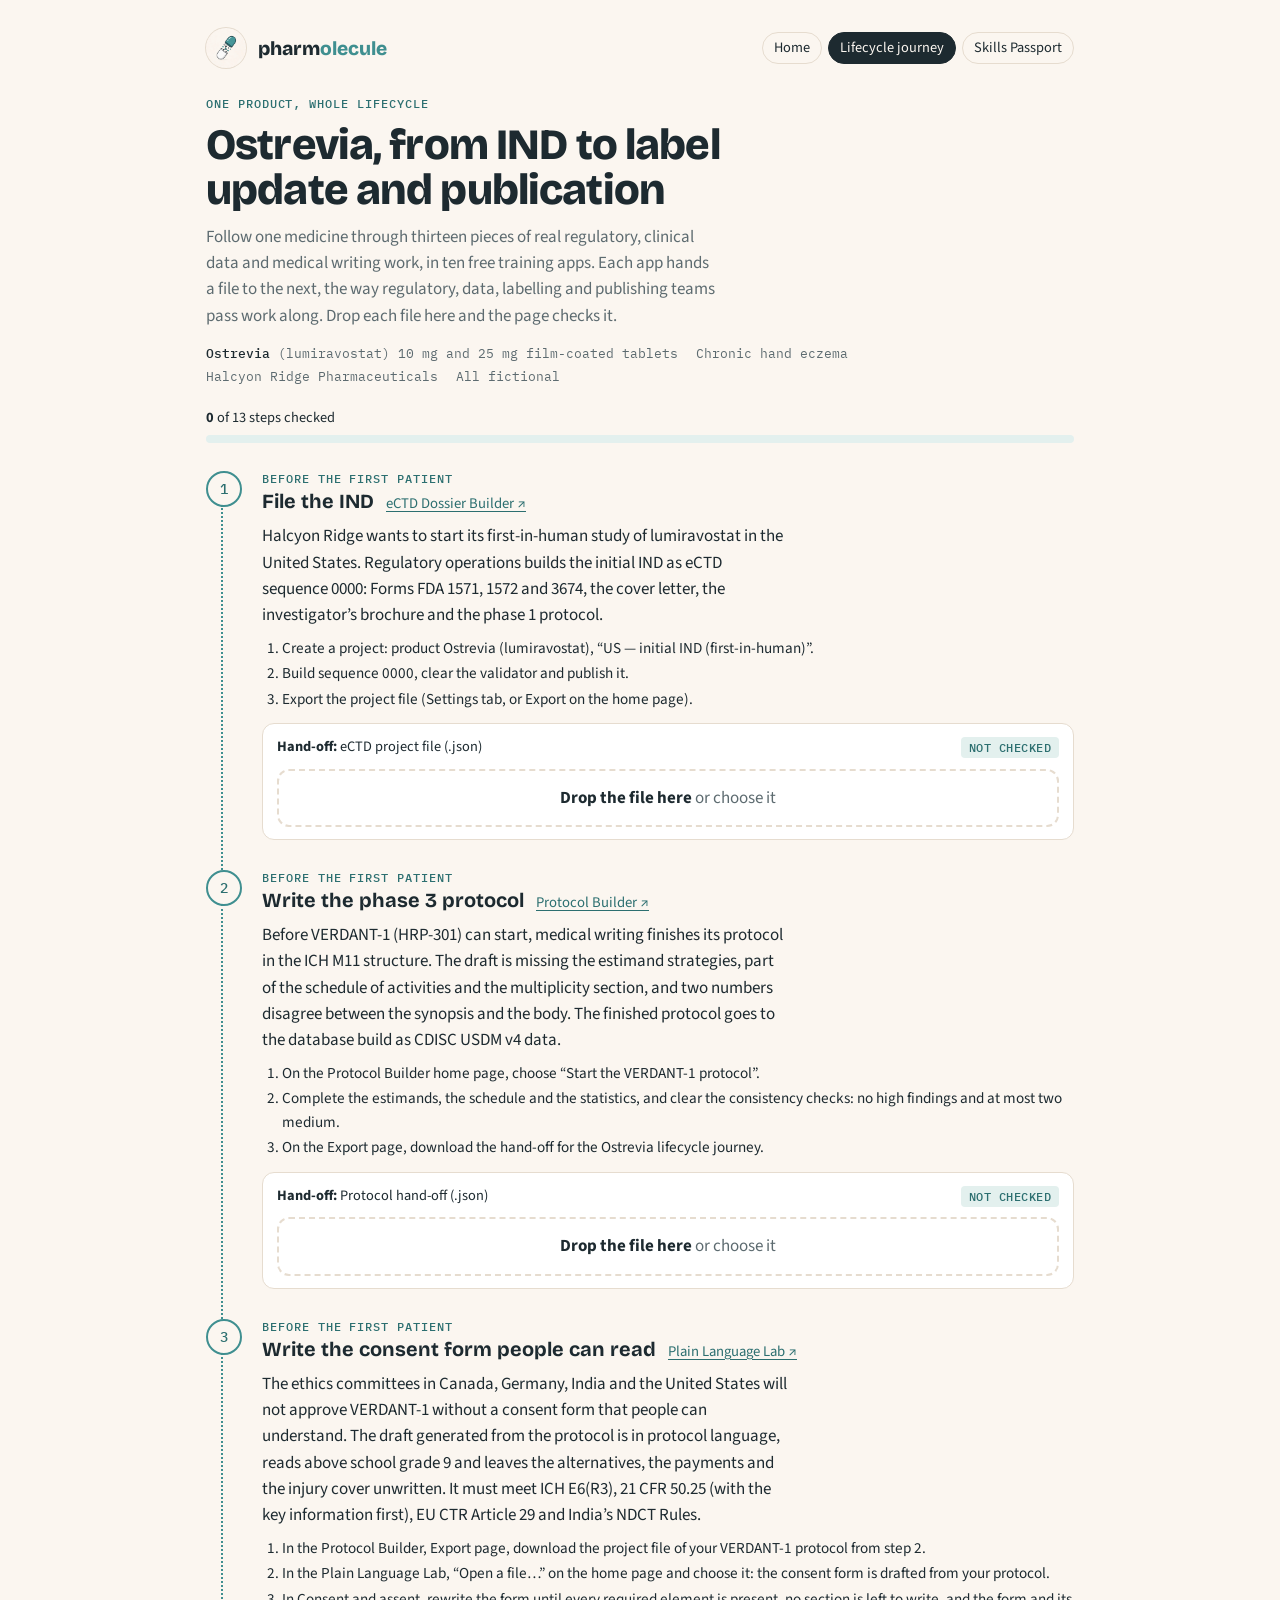
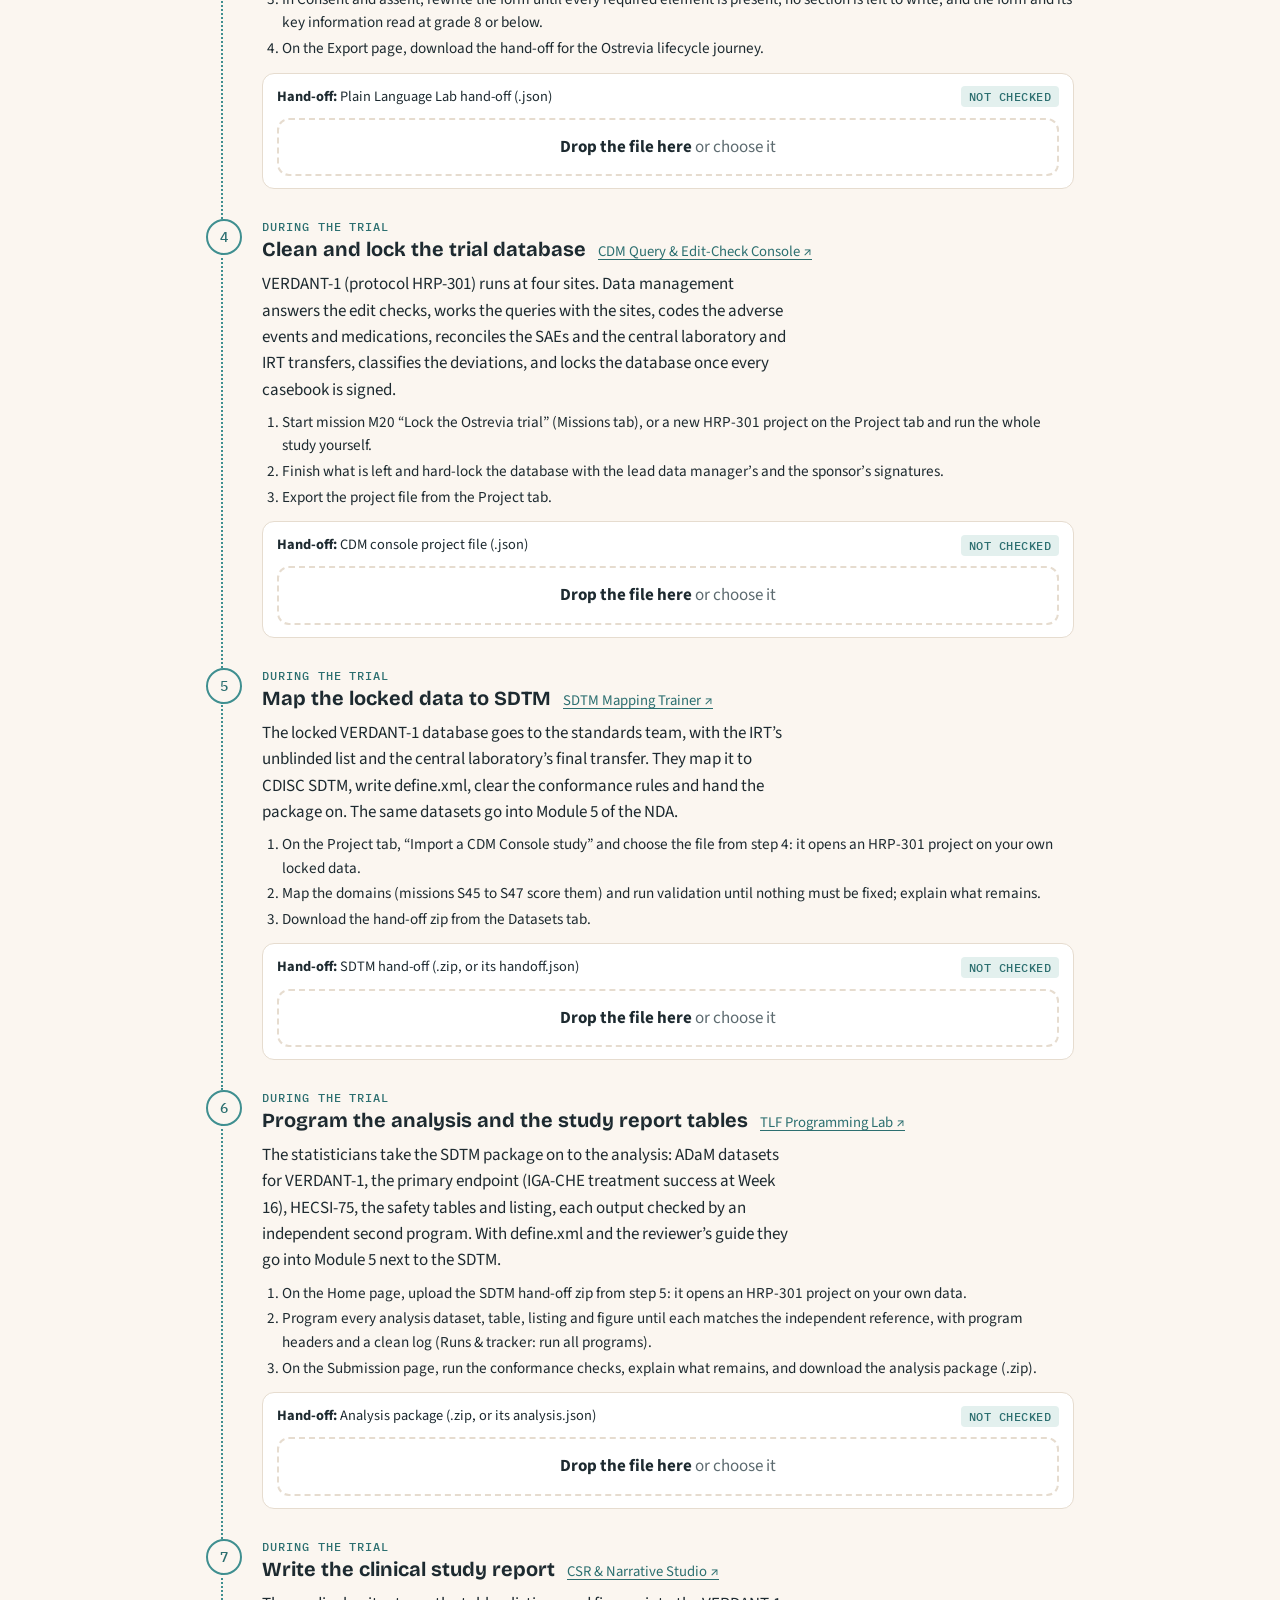
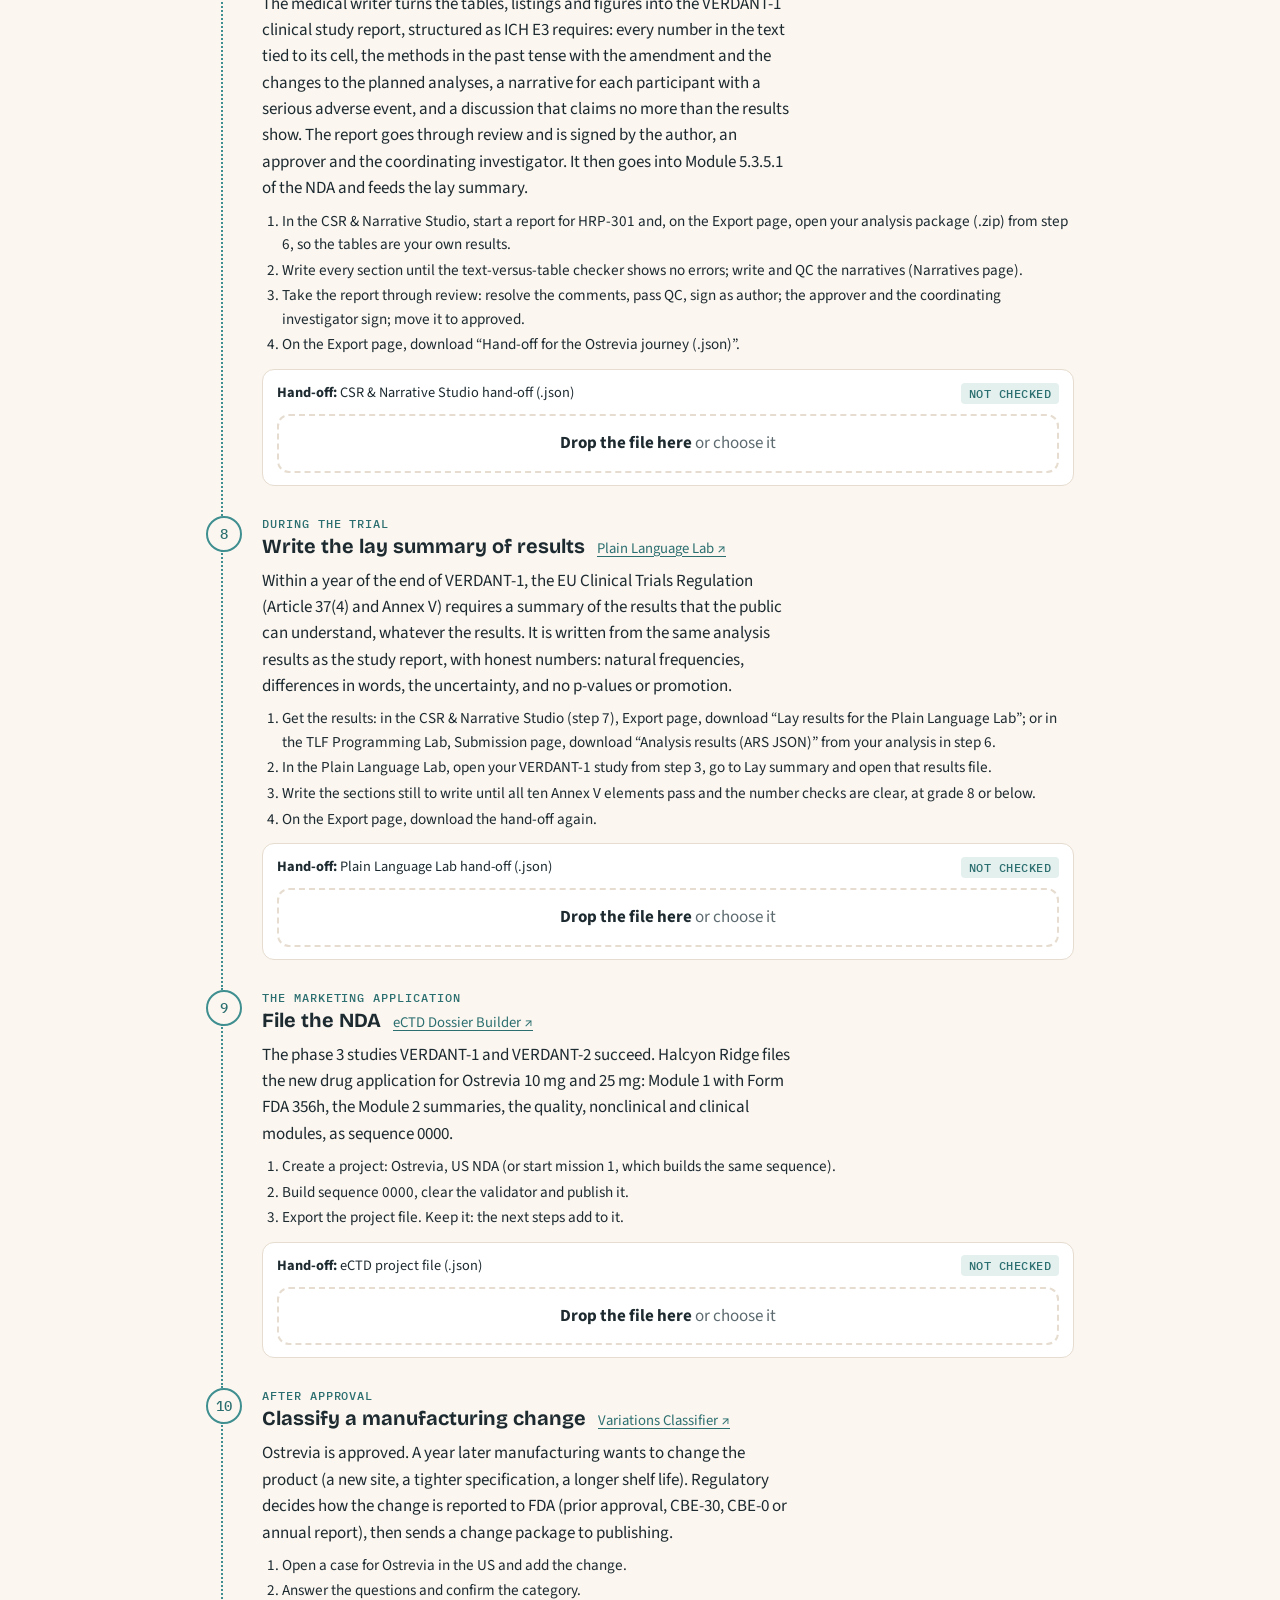
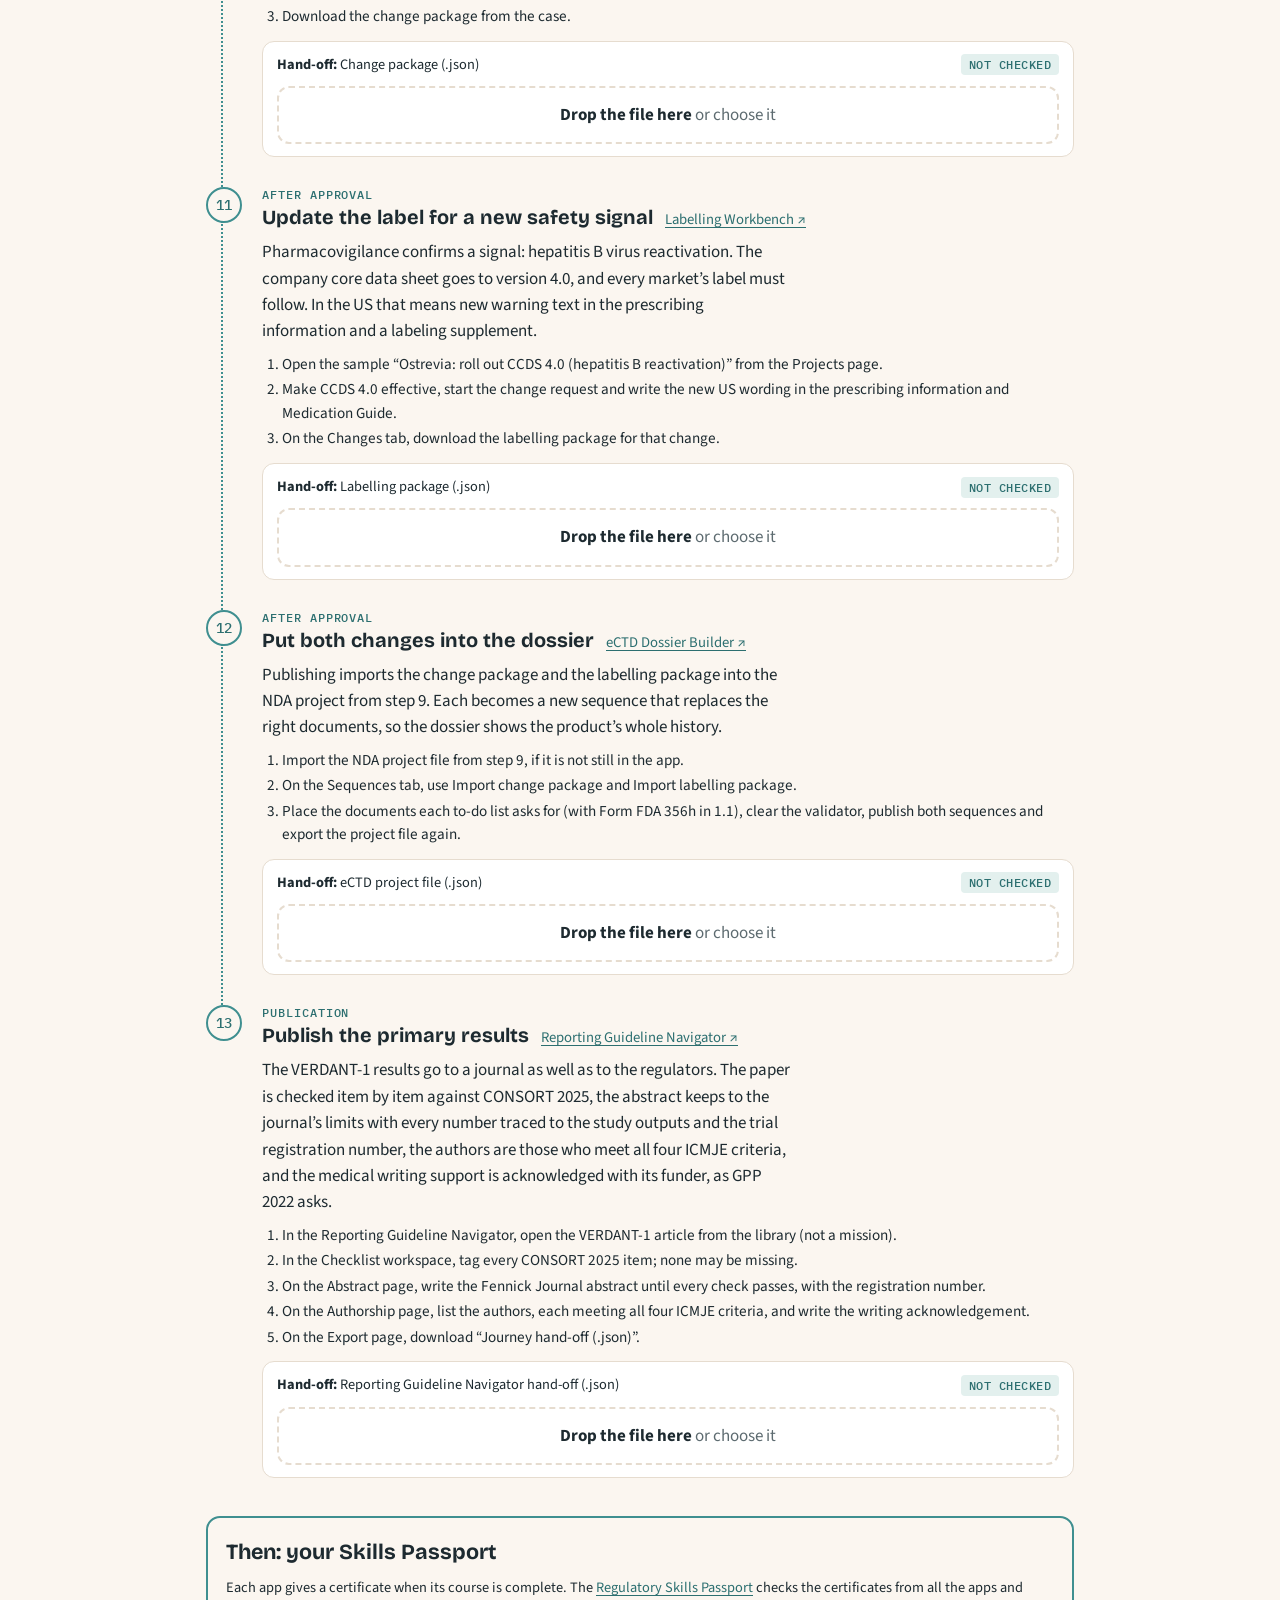
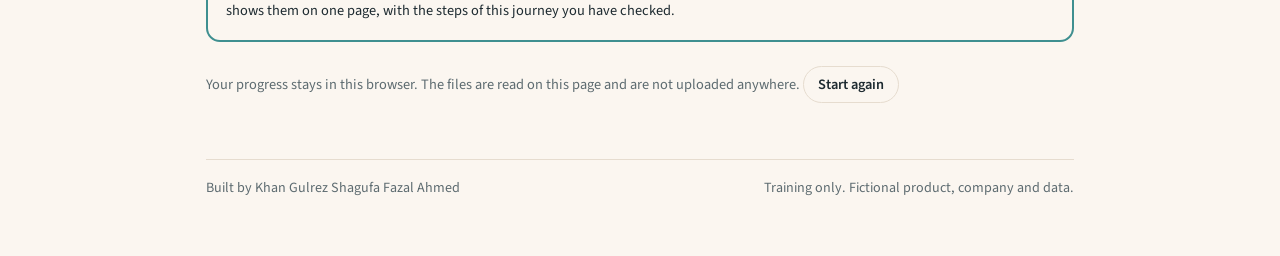
<file: journey.html>
<!doctype html>
<html lang="en">
<head>
<meta charset="utf-8">
<meta name="viewport" content="width=device-width, initial-scale=1, viewport-fit=cover">
<title>Ostrevia Lifecycle Journey</title>
<meta name="description" content="One Product, Whole Lifecycle: follow the fictional medicine Ostrevia from its IND to a safety label update across seven training apps, passing the real hand-off files between them.">
<link rel="icon" href="logo.png">
<link rel="preconnect" href="https://fonts.googleapis.com">
<link rel="stylesheet" href="https://fonts.googleapis.com/css2?family=Bricolage+Grotesque:opsz,wght@12..96,500;12..96,700;12..96,800&family=Source+Sans+3:wght@400;600&family=IBM+Plex+Mono:wght@400;500&display=swap">
<link rel="stylesheet" href="site.css">
<style>
.facts { display: flex; flex-wrap: wrap; gap: 6px 18px; margin-top: 16px; font: .8rem var(--mono); color: var(--muted) }
.facts b { color: var(--ink); font-weight: 500 }
.meter { margin-top: 22px; display: grid; gap: 6px }
.meter .bar { height: 8px; border-radius: 999px; background: var(--teal-soft); overflow: hidden }
.meter .bar i { display: block; height: 100%; background: var(--teal); width: 0; transition: width .4s }
.steps { list-style: none; padding: 0; margin: 28px 0 0; display: grid; gap: 0; counter-reset: s }
.step { display: grid; grid-template-columns: 40px minmax(0, 1fr); gap: 16px; position: relative; padding-bottom: 30px }
.step::before { counter-increment: s; content: counter(s); width: 32px; height: 32px; border-radius: 50%; display: grid; place-items: center; font: 500 .85rem var(--mono); background: var(--bg); color: var(--teal-ink); border: 2px solid var(--teal); z-index: 1 }
.step.done::before { content: "✓"; background: var(--teal); color: var(--bg) }
.step:not(:last-child)::after { content: ""; position: absolute; left: 15px; top: 34px; bottom: 0; border-left: 2px dotted var(--teal) }
.step .head { display: flex; flex-wrap: wrap; gap: 6px 12px; align-items: baseline }
.step h2 { font-size: 1.25rem }
.step .app { font-size: .92rem }
.step p.story { margin: 6px 0 0; max-width: 66ch }
.step ol { margin: 8px 0 0; padding-left: 20px; font-size: .95rem; display: grid; gap: 2px }
.card { margin-top: 12px; border: 1px solid var(--line); border-radius: 12px; padding: 12px 14px; background: var(--surface); display: grid; gap: 10px }
.card .row { display: flex; flex-wrap: wrap; gap: 8px 12px; align-items: center; justify-content: space-between }
.card .drop { padding: 14px }
.result ul { margin: 0; padding-left: 18px; font-size: .92rem }
.result .prob li { color: var(--bad) }
.end { margin-top: 8px; border: 2px solid var(--teal); border-radius: 14px; padding: 18px; display: grid; gap: 8px }
.confirm { display: inline-flex; gap: 8px; align-items: center; flex-wrap: wrap }
</style>
</head>
<body>
<div class="wrap">
  <header class="top">
    <img src="logo.png" alt="">
    <a class="brand" href="./">pharm<span>olecule</span></a>
    <nav aria-label="Pages"><a href="./">Home</a><a href="journey.html" aria-current="page">Lifecycle journey</a><a href="passport.html">Skills Passport</a></nav>
  </header>

  <p class="eyebrow">One product, whole lifecycle</p>
  <h1>Ostrevia, from IND to label update and publication</h1>
  <p class="lede">Follow one medicine through thirteen pieces of real regulatory, clinical data and medical writing work, in ten free training apps. Each app hands a file to the next, the way regulatory, data, labelling and publishing teams pass work along. Drop each file here and the page checks it.</p>
  <div class="facts"><span><b>Ostrevia</b> (lumiravostat) 10 mg and 25 mg film-coated tablets</span><span>Chronic hand eczema</span><span>Halcyon Ridge Pharmaceuticals</span><span>All fictional</span></div>
  <div class="meter" aria-live="polite"><div class="small"><b id="count">0</b> of <span id="total">7</span> steps checked</div><div class="bar"><i id="fill"></i></div></div>

  <ol class="steps" id="steps"></ol>

  <section class="end" id="end" aria-labelledby="end-h">
    <h2 id="end-h">Then: your Skills Passport</h2>
    <p class="small" style="margin:0">Each app gives a certificate when its course is complete. The <a href="passport.html">Regulatory Skills Passport</a> checks the certificates from all the apps and shows them on one page, with the steps of this journey you have checked.</p>
  </section>

  <p class="small muted" style="margin-top:24px">Your progress stays in this browser. The files are read on this page and are not uploaded anywhere. <span class="confirm" id="reset-wrap"><button class="btn" type="button" id="reset">Start again</button></span></p>

  <footer><span>Built by Khan Gulrez Shagufa Fazal Ahmed</span><span>Training only. Fictional product, company and data.</span></footer>
</div>

<script type="module">
import { STEPS } from './journey.js';
import { readHandoffFile, loadJourney, saveJourney, esc } from './verify.js';

let J = loadJourney();
const list = document.getElementById('steps');
document.getElementById('total').textContent = STEPS.length;

function render() {
  list.innerHTML = STEPS.map((s, i) => {
    const r = J[s.id];
    const pill = !r ? '<span class="pill idle">Not checked</span>' : r.ok ? '<span class="pill ok">Checked</span>' : '<span class="pill bad">Needs work</span>';
    return `<li class="step${r?.ok ? ' done' : ''}" id="step-${s.id}">
      <div>
        <div class="eyebrow">${esc(s.phase)}</div>
        <div class="head"><h2>${esc(s.title)}</h2><a class="app" href="${s.url}" target="_blank" rel="noopener">${esc(s.app)} ↗</a></div>
        <p class="story">${esc(s.story)}</p>
        <ol>${s.todo.map((t) => `<li>${esc(t)}</li>`).join('')}</ol>
        <div class="card">
          <div class="row"><span class="small"><b>Hand-off:</b> ${esc(s.file)}</span>${pill}</div>
          <label class="drop" data-step="${s.id}"><input class="sr" type="file" accept=".json,.zip,application/json,application/zip" data-step="${s.id}"><span><strong>Drop the file here</strong> or choose it</span>${r?.file ? `<span class="small mono">Last checked: ${esc(r.file)} · ${esc(r.at?.slice(0, 16).replace('T', ' '))} UTC</span>` : ''}</label>
          ${r ? `<div class="result">${r.problems.length ? `<ul class="prob">${r.problems.map((p) => `<li>${esc(p)}</li>`).join('')}</ul>` : ''}${r.found.length ? `<ul>${r.found.filter(Boolean).map((f) => `<li>${esc(f)}</li>`).join('')}</ul>` : ''}</div>` : ''}
        </div>
      </div>
    </li>`;
  }).join('');
  const n = STEPS.filter((s) => J[s.id]?.ok).length;
  document.getElementById('count').textContent = n;
  document.getElementById('fill').style.width = `${(100 * n) / STEPS.length}%`;
}

async function check(stepId, file) {
  const s = STEPS.find((x) => x.id === stepId);
  let r;
  try { const { json } = await readHandoffFile(file); r = s.check(json); }
  catch (e) { r = { ok: false, found: [], problems: [e.message] }; }
  J[stepId] = { ...r, file: file.name, at: new Date().toISOString() };
  saveJourney(J); render();
  document.getElementById(`step-${stepId}`)?.querySelector('.drop')?.focus?.();
}

list.addEventListener('change', (e) => { const f = e.target.files?.[0]; if (f) check(e.target.dataset.step, f); });
list.addEventListener('dragover', (e) => { const d = e.target.closest('.drop'); if (d) { e.preventDefault(); d.classList.add('over'); } });
list.addEventListener('dragleave', (e) => e.target.closest('.drop')?.classList.remove('over'));
list.addEventListener('drop', (e) => { const d = e.target.closest('.drop'); if (!d) return; e.preventDefault(); d.classList.remove('over'); const f = e.dataTransfer.files?.[0]; if (f) check(d.dataset.step, f); });

const wrap = document.getElementById('reset-wrap');
wrap.addEventListener('click', (e) => {
  if (e.target.id === 'reset') wrap.innerHTML = '<span>Clear every checked step?</span><button class="btn" type="button" id="yes">Clear</button><button class="btn" type="button" id="no">Keep</button>';
  if (e.target.id === 'yes') { J = {}; saveJourney(J); render(); }
  if (e.target.id === 'yes' || e.target.id === 'no') wrap.innerHTML = '<button class="btn" type="button" id="reset">Start again</button>';
});
render();
</script>
</body>
</html>
</file>
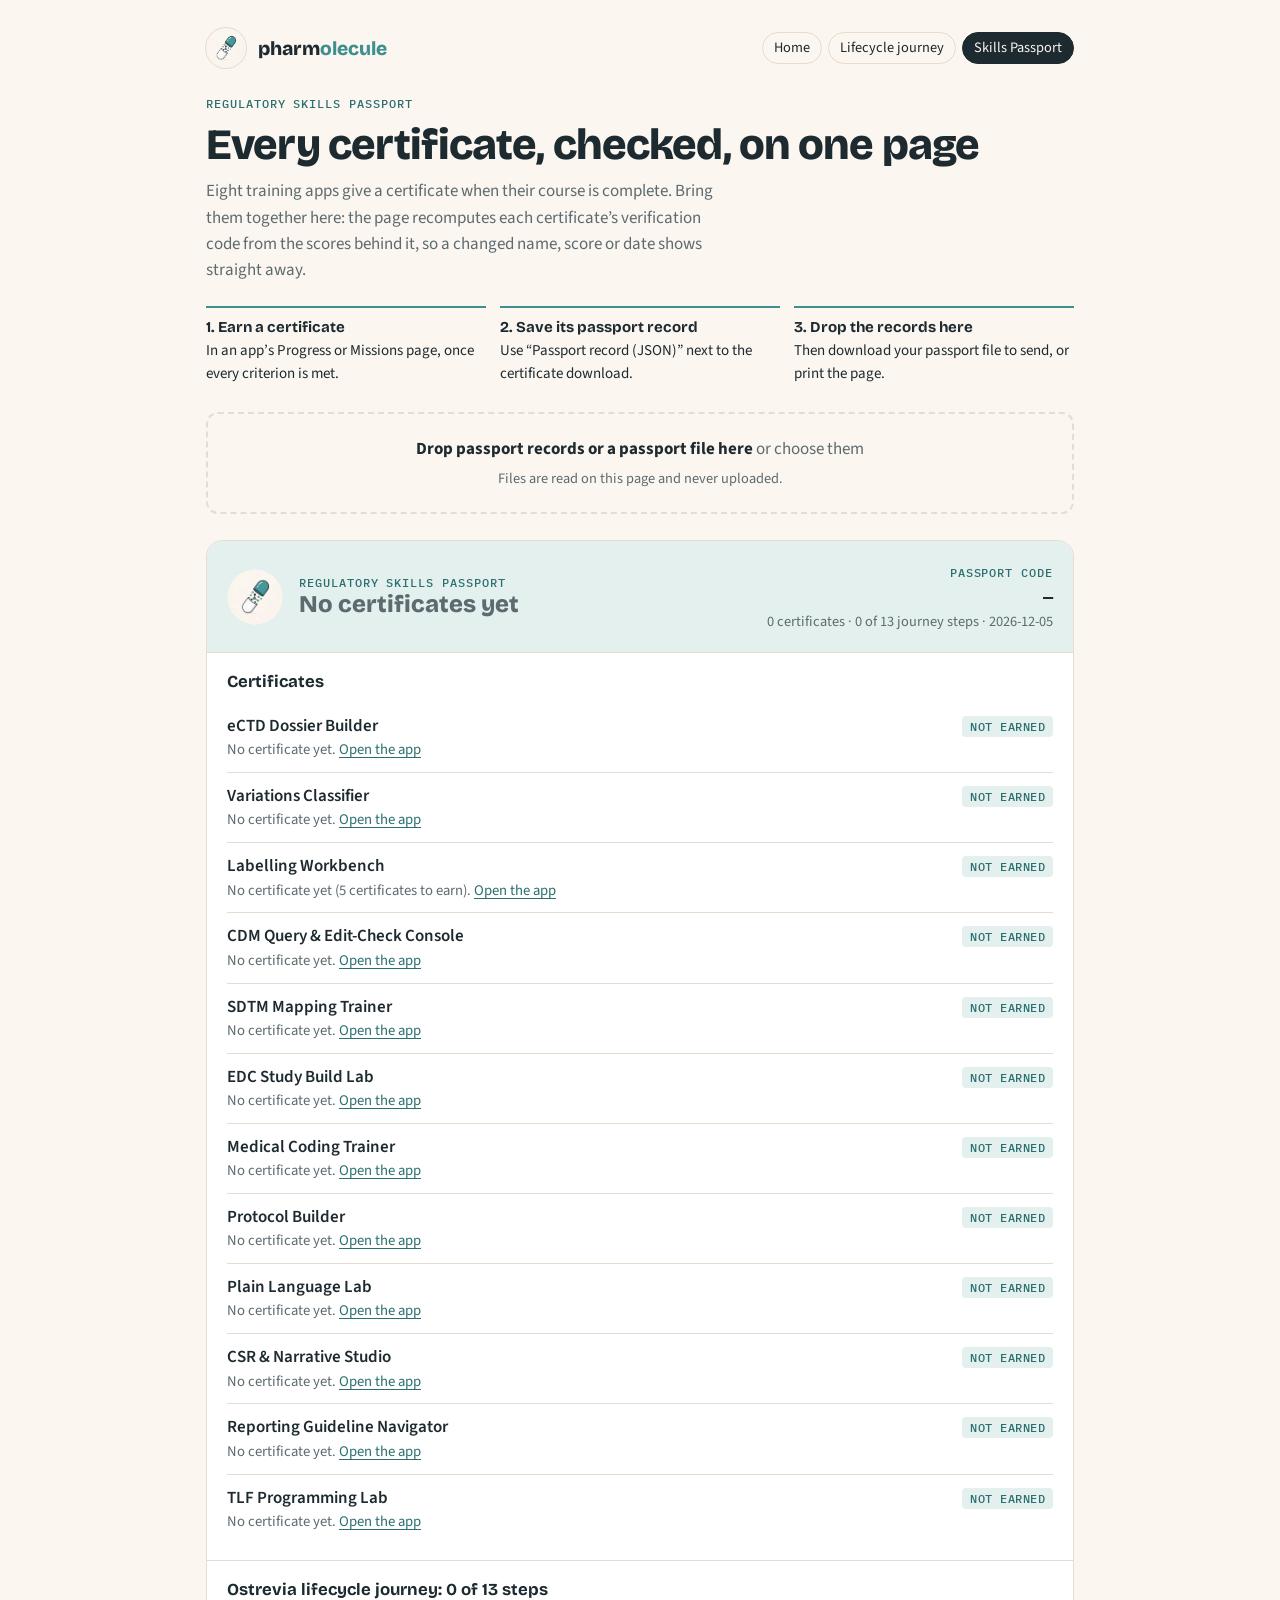
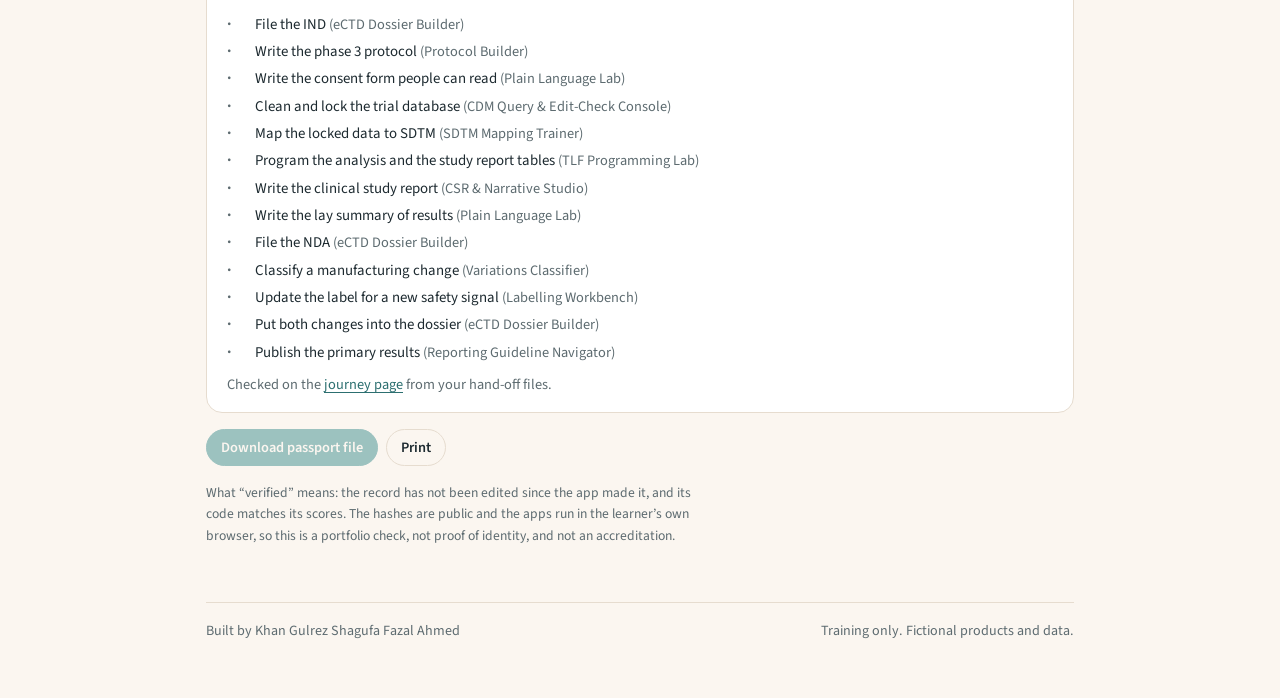
<file: passport.html>
<!doctype html>
<html lang="en">
<head>
<meta charset="utf-8">
<meta name="viewport" content="width=device-width, initial-scale=1, viewport-fit=cover">
<title>Regulatory Skills Passport</title>
<meta name="description" content="Check certificates from the eCTD Dossier Builder, Variations Classifier, Labelling Workbench, CDM Query Console, SDTM Mapping Trainer, EDC Study Build Lab and Medical Coding Trainer, and show them on one page.">
<link rel="icon" href="logo.png">
<link rel="preconnect" href="https://fonts.googleapis.com">
<link rel="stylesheet" href="https://fonts.googleapis.com/css2?family=Bricolage+Grotesque:opsz,wght@12..96,500;12..96,700;12..96,800&family=Source+Sans+3:wght@400;600&family=IBM+Plex+Mono:wght@400;500&display=swap">
<link rel="stylesheet" href="site.css">
<style>
.how { display: grid; grid-template-columns: repeat(auto-fit, minmax(220px, 1fr)); gap: 14px; margin-top: 22px; font-size: .94rem }
.how div { border-top: 2px solid var(--teal); padding-top: 8px }
.how b { display: block; font-family: var(--display) }
.load { margin-top: 26px; display: grid; gap: 10px }
.viewing { padding: 10px 14px; border-radius: 10px; background: var(--warn-soft); color: var(--warn); font-size: .92rem; display: flex; flex-wrap: wrap; gap: 8px; align-items: center; justify-content: space-between }
/* The passport itself: a document, so it gets the one framed surface on the page. */
.doc { margin-top: 26px; border: 1px solid var(--line); border-radius: 16px; background: var(--surface); overflow: hidden }
.doc .band { padding: 18px 20px; display: grid; grid-template-columns: auto minmax(0, 1fr) auto; gap: 16px; align-items: center; border-bottom: 1px solid var(--line); background: var(--teal-soft) }
.doc .band img { width: 56px; height: 56px; border-radius: 50% }
.doc .band .who { font: 800 1.5rem var(--display); overflow-wrap: anywhere }
.doc .band .code { text-align: right }
.doc .band .code b { font: 500 1.05rem var(--mono); display: block }
@media (max-width: 560px) { .doc .band { grid-template-columns: auto minmax(0, 1fr) } .doc .band .code { grid-column: 1 / -1; text-align: left } }
.doc section { padding: 16px 20px; border-bottom: 1px solid var(--line) }
.doc section:last-child { border-bottom: 0 }
.doc h2 { font-size: 1.05rem; margin-bottom: 8px }
.cert { display: grid; grid-template-columns: minmax(0, 1fr) auto; gap: 4px 14px; padding: 10px 0; border-top: 1px solid var(--line) }
.cert:first-of-type { border-top: 0 }
.cert .t { font-weight: 600 }
.cert .m { font: .78rem var(--mono); color: var(--muted); display: flex; flex-wrap: wrap; gap: 2px 12px; overflow-wrap: anywhere }
.cert details { grid-column: 1 / -1; font-size: .9rem }
.cert summary { cursor: pointer; color: var(--teal-ink); font-size: .85rem }
.cert .x { border: 0; background: none; color: var(--muted); cursor: pointer; font-size: .8rem; text-decoration: underline; padding: 0 }
.missing { color: var(--muted); font-size: .92rem }
.jrow { display: grid; grid-template-columns: 22px minmax(0, 1fr); gap: 6px; font-size: .93rem; padding: 2px 0 }
.jrow .s { font-weight: 700; color: var(--ok) } .jrow.no .s { color: var(--muted) }
.actions { display: flex; flex-wrap: wrap; gap: 8px; margin-top: 16px }
.rejected { margin-top: 14px; padding: 12px 14px; border-radius: 10px; background: var(--bad-soft); color: var(--bad); font-size: .92rem }
.rejected ul { margin: 6px 0 0; padding-left: 18px }
.rejected.info { background: var(--warn-soft); color: var(--warn) }
.note { font-size: .85rem; color: var(--muted); max-width: 70ch }
@media print {
  .top nav, .how, .load, .actions, .no-print, footer .no-print, .cert .x, .cert details summary { display: none !important }
  .cert details { display: block } .cert details > *:not(summary) { display: block }
  body { background: #fff; color: #000 } .doc { border-color: #999 }
}
</style>
</head>
<body>
<div class="wrap">
  <header class="top">
    <img src="logo.png" alt="">
    <a class="brand" href="./">pharm<span>olecule</span></a>
    <nav aria-label="Pages"><a href="./">Home</a><a href="journey.html">Lifecycle journey</a><a href="passport.html" aria-current="page">Skills Passport</a></nav>
  </header>

  <p class="eyebrow">Regulatory Skills Passport</p>
  <h1>Every certificate, checked, on one page</h1>
  <p class="lede">Eight training apps give a certificate when their course is complete. Bring them together here: the page recomputes each certificate’s verification code from the scores behind it, so a changed name, score or date shows straight away.</p>
  <div class="how">
    <div><b>1. Earn a certificate</b>In an app’s Progress or Missions page, once every criterion is met.</div>
    <div><b>2. Save its passport record</b>Use “Passport record (JSON)” next to the certificate download.</div>
    <div><b>3. Drop the records here</b>Then download your passport file to send, or print the page.</div>
  </div>

  <div class="load">
    <div id="viewing" class="viewing" hidden></div>
    <label class="drop" id="drop"><input class="sr" type="file" id="file" multiple accept=".json,application/json"><span><strong>Drop passport records or a passport file here</strong> or choose them</span><span class="small">Files are read on this page and never uploaded.</span></label>
    <div id="rejected" class="rejected" hidden></div>
    <div id="notes" class="rejected info" hidden></div>
  </div>

  <article class="doc" id="doc" aria-live="polite"></article>
  <div class="actions" id="actions"></div>
  <p class="note" style="margin-top:16px">What “verified” means: the record has not been edited since the app made it, and its code matches its scores. The hashes are public and the apps run in the learner’s own browser, so this is a portfolio check, not proof of identity, and not an accreditation.</p>

  <footer><span>Built by Khan Gulrez Shagufa Fazal Ahmed</span><span>Training only. Fictional products and data.</span></footer>
</div>

<script type="module">
import { APPS, RECORD_KIND, BUNDLE_KIND, verifyRecord, passportCode, sameName, loadJourney, esc } from './verify.js';
import { STEPS } from './journey.js';

const KEY = 'pm-passport-records-v1';
const load = () => { try { return JSON.parse(localStorage.getItem(KEY) || '[]') || []; } catch { return []; } };
const save = (r) => { try { localStorage.setItem(KEY, JSON.stringify(r)); } catch { /* storage blocked */ } };

let records = load();          // the learner's own records
let viewing = null;            // a passport file someone sent: { name, records, journey, file }
let rejected = [];
let notes = [];

const certKey = (r) => `${r.app}|${r.certificate}`;

async function evaluate(list) {
  const out = [];
  for (const rec of list) out.push({ rec, v: await verifyRecord(rec) });
  // One per app certificate: the latest issued that verifies.
  const best = new Map();
  for (const x of out) { const k = certKey(x.rec); const b = best.get(k); if (!b || (x.v.ok && !b.v.ok) || (x.v.ok === b.v.ok && x.rec.issued > b.rec.issued)) best.set(k, x); }
  return [...best.values()];
}

function journeyRows(j) {
  return STEPS.map((s) => ({ id: s.id, title: s.title, app: s.app, ok: !!j?.[s.id]?.ok, file: j?.[s.id]?.file ?? null, at: j?.[s.id]?.at ?? null }));
}

let current = null; // what is shown, for the download
async function render() {
  const src = viewing ? viewing.records : records;
  const items = await evaluate(src);
  const good = items.filter((x) => x.v.ok);
  const holder = viewing?.name ?? good.find((x) => x.v.complete)?.rec.name ?? good[0]?.rec.name ?? '';
  const mine = items.map((x) => ({ ...x, otherName: holder && !sameName(x.rec.name, holder) }));
  const counted = mine.filter((x) => x.v.complete && !x.otherName);
  const code = counted.length ? await passportCode(holder, counted.map((x) => x.rec.code)) : null;
  const jr = journeyRows(viewing ? viewing.journey : loadJourney());
  const jDone = jr.filter((r) => r.ok).length;
  current = { holder, counted, code, jr };

  const vbox = document.getElementById('viewing');
  vbox.hidden = !viewing;
  if (viewing) vbox.innerHTML = `<span>Viewing the passport file <b>${esc(viewing.file)}</b>. Every certificate in it was checked again just now.</span><button class="btn" type="button" id="close">Back to my passport</button>`;

  const byApp = Object.entries(APPS).map(([id, a]) => ({ id, a, certs: mine.filter((x) => x.rec.app === id) }));
  const today = new Date().toISOString().slice(0, 10);
  document.getElementById('doc').innerHTML = `
    <div class="band">
      <img src="logo.png" alt="">
      <div><div class="eyebrow">Regulatory Skills Passport</div><div class="who">${holder ? esc(holder) : '<span class="muted">No certificates yet</span>'}</div></div>
      <div class="code"><span class="eyebrow">Passport code</span><b>${code ?? '—'}</b><span class="small muted">${counted.length} certificate${counted.length === 1 ? '' : 's'} · ${jDone} of ${jr.length} journey steps · ${today}</span></div>
    </div>
    <section aria-labelledby="c-h">
      <h2 id="c-h">Certificates</h2>
      ${byApp.map(({ id, a, certs }) => certs.length ? certs.map(({ rec, v, otherName }) => `
        <div class="cert">
          <div><div class="t">${esc(a.name)} · ${esc(rec.certificate)}</div>
            <div class="m"><span>Code ${esc(rec.code)}</span><span>Issued ${esc(rec.issued)}</span><span>Learner ID ${esc(rec.userId)}</span>${rec.distinction ? '<span>With distinction</span>' : ''}${(rec.endorsements ?? []).length ? `<span>Endorsements: ${esc(rec.endorsements.join('; '))}</span>` : ''}</div></div>
          <div>${!v.ok ? '<span class="pill bad">Not verified</span>' : otherName ? '<span class="pill warn">Other name</span>' : v.complete ? '<span class="pill ok">Verified</span>' : '<span class="pill warn">Not complete</span>'}</div>
          <details><summary>What was checked</summary>
            <ul class="checks">${v.checks.map((c) => `<li class="${c.ok ? '' : 'no'}">${esc(c.label)}</li>`).join('')}${(rec.criteria ?? []).map((c) => `<li class="${c.met ? '' : 'no'}">${esc(c.label)}</li>`).join('')}</ul>
            ${otherName ? `<p class="small">This record is for ${esc(rec.name)}, not ${esc(holder)}, so it is not counted.</p>` : v.problem ? `<p class="small">${esc(v.problem)}</p>` : ''}
            ${viewing ? '' : `<button class="x no-print" type="button" data-remove="${esc(certKey(rec))}">Remove from this passport</button>`}
          </details>
        </div>`).join('') : `<div class="cert"><div><div class="t">${esc(a.name)}</div><div class="missing">No certificate yet${a.certs > 1 ? ` (${a.certs} certificates to earn)` : ''}. <a href="${a.url}" target="_blank" rel="noopener">Open the app</a></div></div><div><span class="pill idle">Not earned</span></div></div>`).join('')}
    </section>
    <section aria-labelledby="j-h">
      <h2 id="j-h">Ostrevia lifecycle journey: ${jDone} of ${jr.length} steps</h2>
      ${jr.map((r) => `<div class="jrow${r.ok ? '' : ' no'}"><span class="s">${r.ok ? '✓' : '·'}</span><span>${esc(r.title)} <span class="muted small">(${esc(r.app)}${r.ok && r.file ? `, ${esc(r.file)}` : ''})</span></span></div>`).join('')}
      <p class="small muted" style="margin:8px 0 0">${viewing ? 'Journey steps as recorded in the passport file; each was checked from the learner’s hand-off file in their browser.' : `Checked on the <a href="journey.html">journey page</a> from your hand-off files.`}</p>
    </section>`;

  const rej = document.getElementById('rejected');
  rej.hidden = !rejected.length;
  rej.innerHTML = rejected.length ? `<b>Not added</b><ul>${rejected.map((r) => `<li>${esc(r)}</li>`).join('')}</ul>` : '';
  const nb = document.getElementById('notes');
  nb.hidden = !notes.length;
  nb.innerHTML = notes.length ? `<b>Added, not counted yet</b><ul>${notes.map((r) => `<li>${esc(r)}</li>`).join('')}</ul>` : '';

  document.getElementById('actions').innerHTML = viewing ? '<button class="btn" type="button" id="print">Print</button>' :
    `<button class="btn primary" type="button" id="dl" ${counted.length ? '' : 'disabled'}>Download passport file</button><button class="btn" type="button" id="print">Print</button>${records.length ? '<button class="btn" type="button" id="clear">Remove all records</button>' : ''}`;
}

async function addFiles(files) {
  rejected = []; notes = [];
  for (const f of files) {
    let j;
    try { j = JSON.parse(await f.text()); } catch { rejected.push(`${f.name}: not a JSON file.`); continue; }
    if (j?.kind === BUNDLE_KIND) {
      if (!Array.isArray(j.records)) { rejected.push(`${f.name}: the passport file is damaged.`); continue; }
      viewing = { name: j.name, records: j.records, journey: Object.fromEntries((j.journey ?? []).filter((s) => s.ok).map((s) => [s.id, { ok: true, file: s.file, at: s.at }])), file: f.name };
      continue;
    }
    if (j?.kind !== RECORD_KIND) { rejected.push(`${f.name}: not a passport record. In the app, use “Passport record (JSON)” next to the certificate.`); continue; }
    const v = await verifyRecord(j);
    if (!v.ok) { rejected.push(`${f.name}: ${v.problem}`); continue; }
    viewing = null;
    records = [...records.filter((r) => !(certKey(r) === certKey(j) && r.issued <= j.issued)), j];
    if (!v.complete) notes.push(`${f.name}: the record is genuine, but not every criterion of the certificate is met yet. Finish the course, then save a new record.`);
  }
  save(records); render();
}

const file = document.getElementById('file');
const drop = document.getElementById('drop');
file.addEventListener('change', () => { if (file.files.length) addFiles([...file.files]); file.value = ''; });
drop.addEventListener('dragover', (e) => { e.preventDefault(); drop.classList.add('over'); });
drop.addEventListener('dragleave', () => drop.classList.remove('over'));
drop.addEventListener('drop', (e) => { e.preventDefault(); drop.classList.remove('over'); if (e.dataTransfer.files.length) addFiles([...e.dataTransfer.files]); });

document.addEventListener('click', (e) => {
  const t = e.target;
  if (t.id === 'close') { viewing = null; rejected = []; notes = []; render(); }
  if (t.id === 'print') window.print();
  if (t.dataset?.remove) { records = records.filter((r) => certKey(r) !== t.dataset.remove); save(records); render(); }
  if (t.id === 'clear') { t.outerHTML = '<span class="small">Remove every record from this browser?</span><button class="btn" type="button" id="clear-yes">Remove</button><button class="btn" type="button" id="clear-no">Keep</button>'; }
  if (t.id === 'clear-yes') { records = []; save(records); render(); }
  if (t.id === 'clear-no') render();
  if (t.id === 'dl' && current) {
    const bundle = { kind: BUNDLE_KIND, schema: 1, createdAt: new Date().toISOString(), name: current.holder, code: current.code,
      notice: 'Portfolio certificates from training apps. Not an accreditation. Open at https://randomthingsonlineatsk-cloud.github.io/pharmolecule/passport.html to check.',
      records: current.counted.map((x) => x.rec), journey: current.jr };
    const a = document.createElement('a');
    a.href = URL.createObjectURL(new Blob([JSON.stringify(bundle, null, 2)], { type: 'application/json' }));
    a.download = `skills-passport-${current.holder.trim().toLowerCase().replace(/[^a-z0-9]+/g, '-')}.json`;
    document.body.appendChild(a); a.click(); setTimeout(() => { URL.revokeObjectURL(a.href); a.remove(); }, 500);
  }
});
render();
</script>
</body>
</html>
</file>
<file: site.css>
/* Shared look of the pharmolecule pages (the Journey and the Skills Passport). The home page
   carries the same tokens inline so it also works as a single file. */
:root {
  --bg: #fbf6f0; --surface: #ffffff; --ink: #1d2a30; --muted: #5d6b70; --line: #e6dccf;
  --teal: #3f8f90; --teal-ink: #2c6f70; --teal-soft: #e3f0ee; --dot: #1d2a30;
  --ok: #2f7a4a; --ok-soft: #e4f2e8; --warn: #9a6512; --warn-soft: #fbefd9; --bad: #a33a2c; --bad-soft: #f8e3df;
  --display: "Bricolage Grotesque", "Segoe UI", system-ui, sans-serif;
  --body: "Source Sans 3", "Segoe UI", system-ui, sans-serif;
  --mono: "IBM Plex Mono", ui-monospace, "SFMono-Regular", Menlo, monospace;
  color-scheme: light;
}
@media (prefers-color-scheme: dark) { :root:not([data-theme="light"]) {
  --bg: #121b1e; --surface: #182428; --ink: #ecf1ef; --muted: #9fb0b1; --line: #2a3a3e;
  --teal: #5fb5b4; --teal-ink: #7fcac8; --teal-soft: #1b3233; --dot: #ecf1ef;
  --ok: #7cc995; --ok-soft: #1b3324; --warn: #e3b065; --warn-soft: #3a2d17; --bad: #f09484; --bad-soft: #3b211d; color-scheme: dark } }
:root[data-theme="dark"] {
  --bg: #121b1e; --surface: #182428; --ink: #ecf1ef; --muted: #9fb0b1; --line: #2a3a3e;
  --teal: #5fb5b4; --teal-ink: #7fcac8; --teal-soft: #1b3233; --dot: #ecf1ef;
  --ok: #7cc995; --ok-soft: #1b3324; --warn: #e3b065; --warn-soft: #3a2d17; --bad: #f09484; --bad-soft: #3b211d; color-scheme: dark }

* { box-sizing: border-box }
[hidden] { display: none !important }
body { margin: 0; background: var(--bg); color: var(--ink); font: 17px/1.55 var(--body) }
.wrap { max-width: 900px; margin: 0 auto; padding-block: 28px 56px;
  padding-left: max(16px, env(safe-area-inset-left, 0px)); padding-right: max(16px, env(safe-area-inset-right, 0px)) }
a { color: var(--teal-ink); text-underline-offset: 3px }
a:focus-visible, button:focus-visible, input:focus-visible, label:focus-within { outline: 2px solid var(--teal); outline-offset: 2px; border-radius: 4px }
h1, h2, h3 { font-family: var(--display); text-wrap: balance; margin: 0 }
h1 { font-size: clamp(1.9rem, 5vw, 2.7rem); font-weight: 800; letter-spacing: -.02em; line-height: 1.05 }
h2 { font-size: 1.35rem; font-weight: 700 }
.lede { color: var(--muted); max-width: 64ch; margin: 10px 0 0 }
.top { display: flex; align-items: center; gap: 12px; flex-wrap: wrap; margin-bottom: 28px }
.top img { width: 40px; height: 40px; border-radius: 50%; box-shadow: 0 0 0 1px var(--line) }
.top .brand { font: 800 1.2rem var(--display); color: var(--ink); text-decoration: none }
.top .brand span { color: var(--teal) }
.top nav { margin-left: auto; display: flex; gap: 6px; flex-wrap: wrap }
.top nav a { font-size: .9rem; text-decoration: none; padding: 4px 11px; border-radius: 999px; border: 1px solid var(--line); color: var(--ink) }
.top nav a[aria-current="page"] { background: var(--ink); color: var(--bg); border-color: var(--ink) }
.eyebrow { font: 500 .74rem var(--mono); letter-spacing: .08em; text-transform: uppercase; color: var(--teal-ink) }
.btn { font: 600 .9rem var(--body); padding: 7px 14px; border-radius: 999px; border: 1px solid var(--line); background: transparent; color: var(--ink); cursor: pointer }
.btn.primary { background: var(--teal); border-color: var(--teal); color: var(--bg) }
.btn:disabled { opacity: .5; cursor: not-allowed }
.pill { font: 500 .72rem var(--mono); letter-spacing: .04em; text-transform: uppercase; padding: 3px 8px; border-radius: 4px; white-space: nowrap }
.pill.ok { background: var(--ok-soft); color: var(--ok) } .pill.warn { background: var(--warn-soft); color: var(--warn) } .pill.bad { background: var(--bad-soft); color: var(--bad) } .pill.idle { background: var(--teal-soft); color: var(--teal-ink) }
.drop { display: grid; place-items: center; text-align: center; gap: 6px; padding: 22px 16px; border: 2px dashed var(--line); border-radius: 12px; color: var(--muted); cursor: pointer }
.drop.over { border-color: var(--teal); background: var(--teal-soft) }
.drop strong { color: var(--ink) }
.mono { font-family: var(--mono); font-size: .82rem; overflow-wrap: anywhere }
.small { font-size: .9rem } .muted { color: var(--muted) }
ul.checks { list-style: none; padding: 0; margin: 6px 0 0; display: grid; gap: 3px; font-size: .92rem }
ul.checks li { display: grid; grid-template-columns: 18px 1fr; gap: 6px }
ul.checks li::before { content: "✓"; color: var(--ok); font-weight: 700 }
ul.checks li.no::before { content: "✗"; color: var(--bad) }
.sr { position: absolute; width: 1px; height: 1px; overflow: hidden; clip: rect(0 0 0 0) }
footer { margin-top: 56px; padding-top: 18px; border-top: 1px solid var(--line); font-size: .88rem; color: var(--muted); display: flex; flex-wrap: wrap; justify-content: space-between; gap: 8px }
</file>
